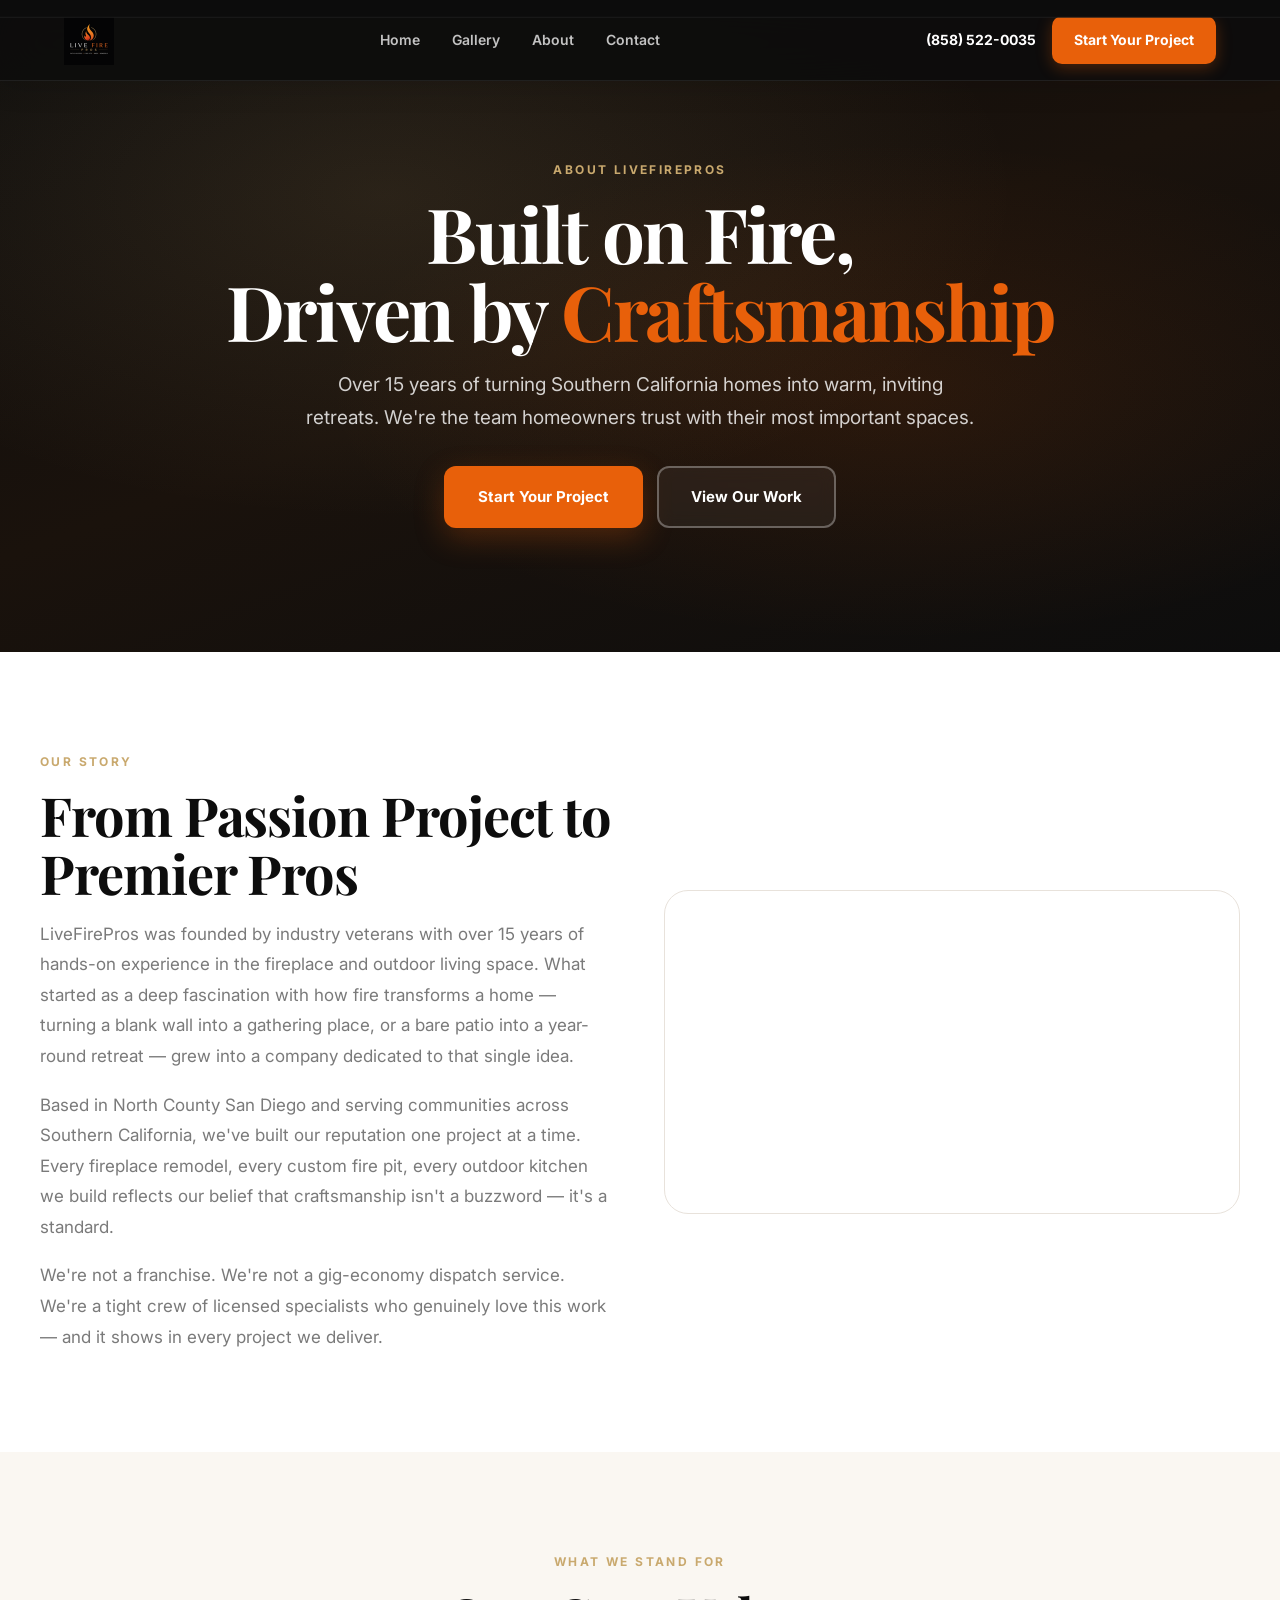
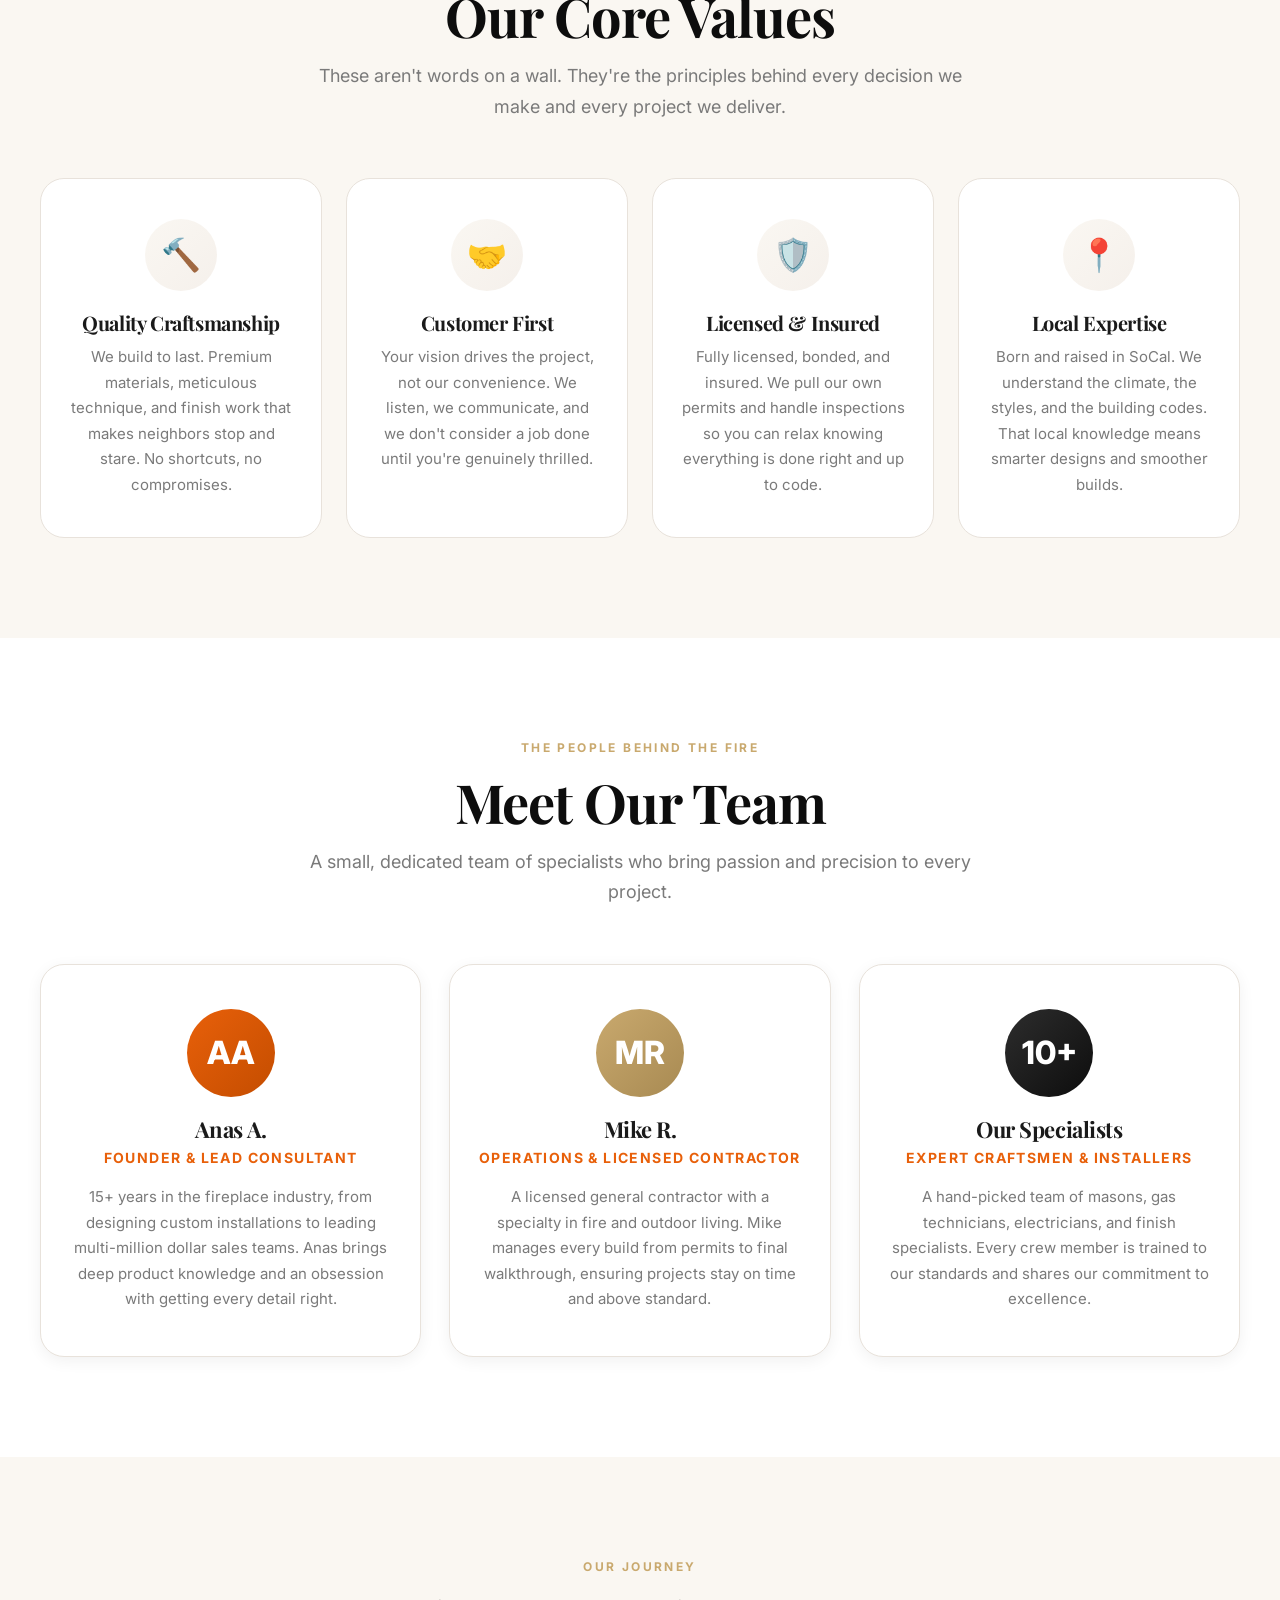
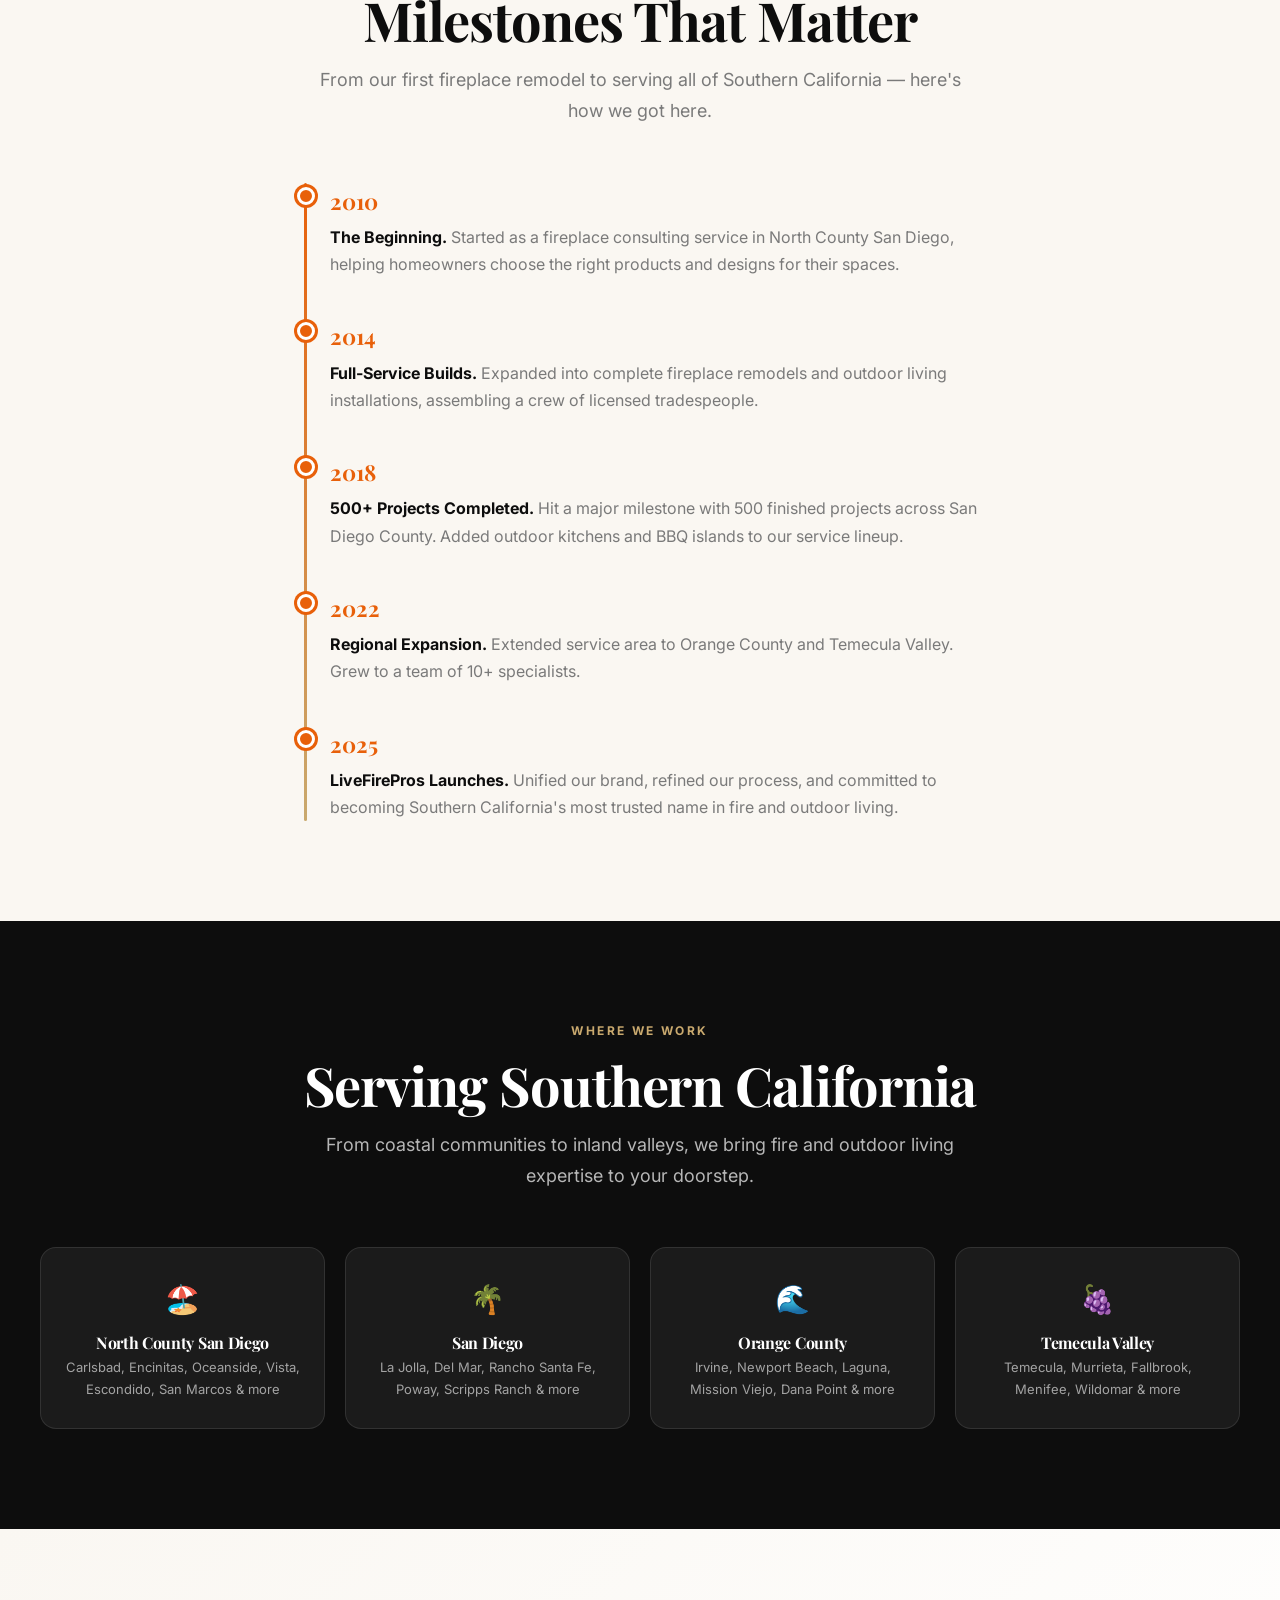
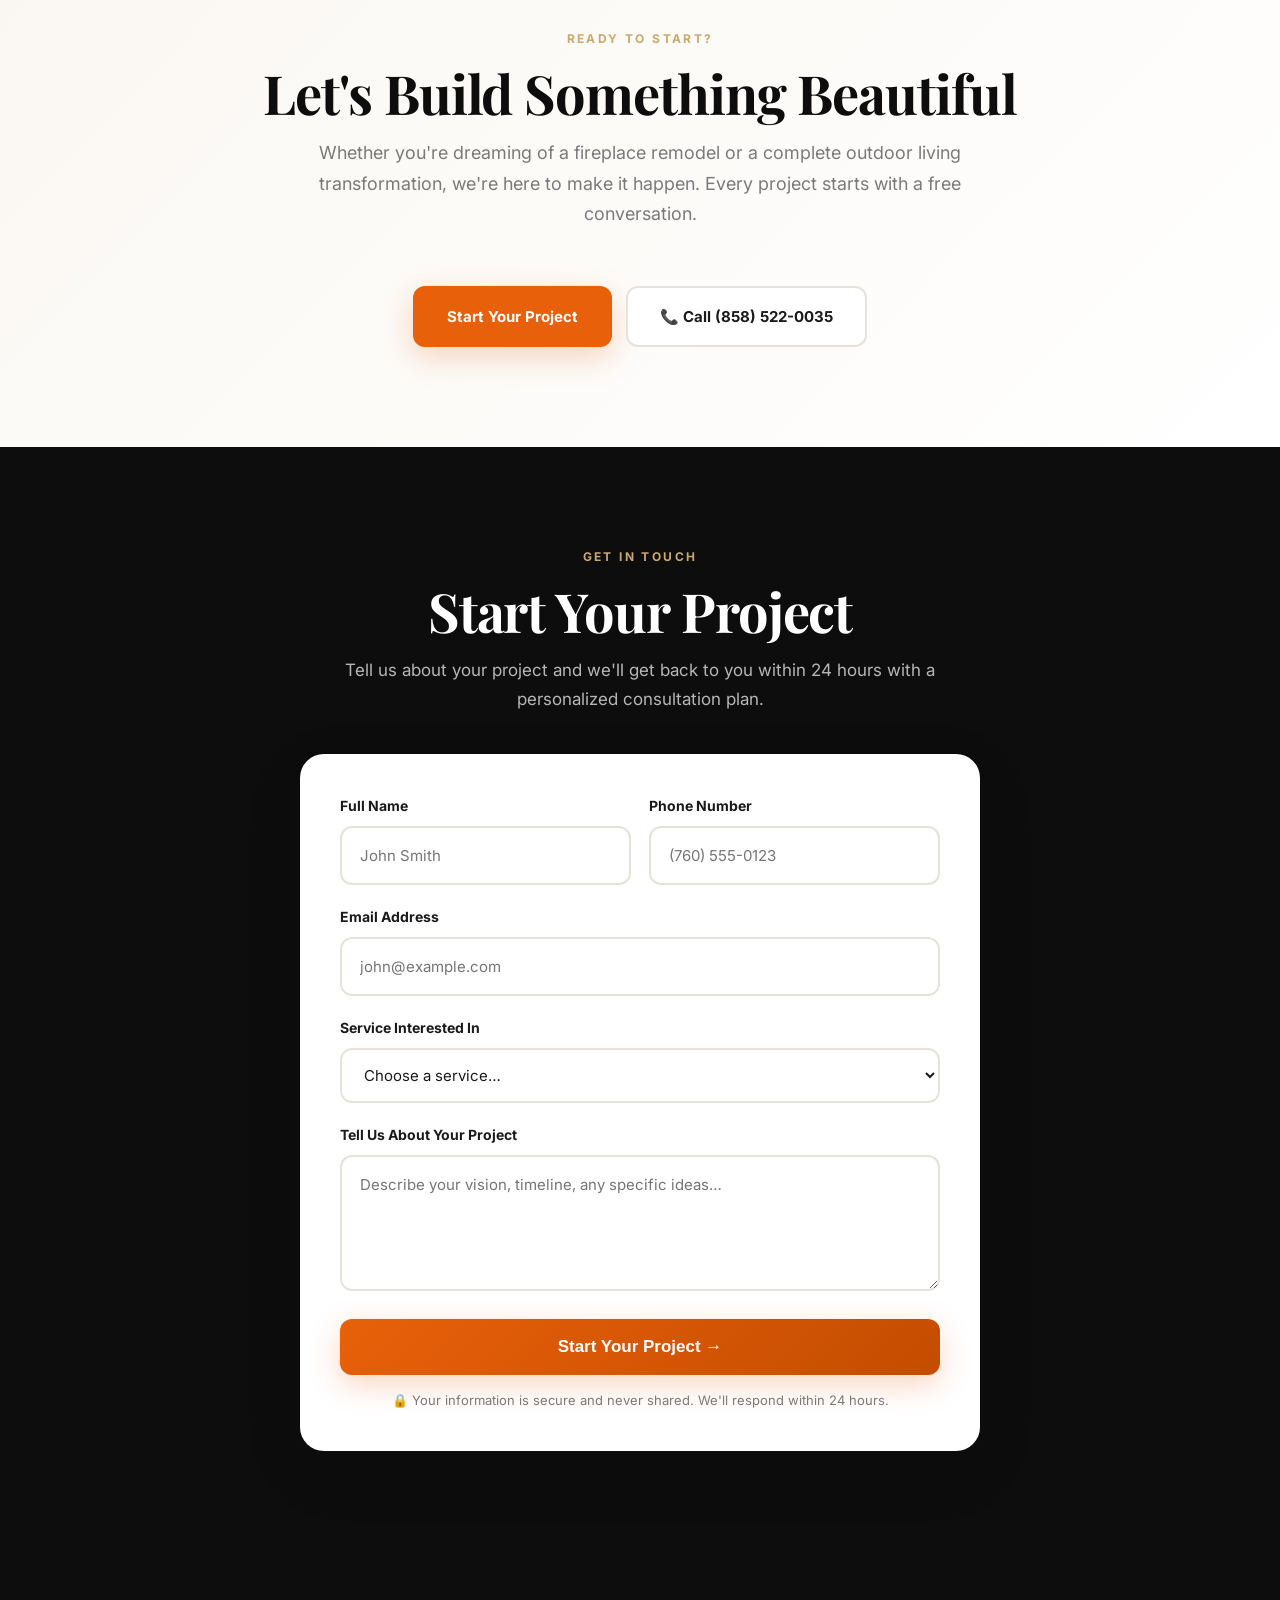
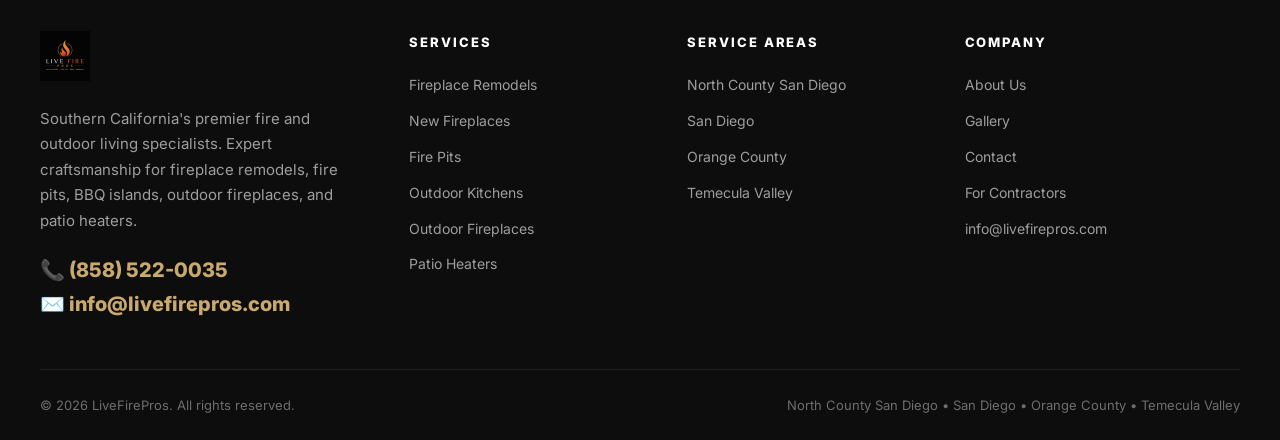
<file: about.html>
<!DOCTYPE html>
<html lang="en">
<head>
  <meta charset="UTF-8">
  <meta name="viewport" content="width=device-width, initial-scale=1.0">
  <link rel="icon" type="image/png" sizes="32x32" href="/images/favicon-32.png">
  <link rel="icon" type="image/png" sizes="16x16" href="/images/favicon-16.png">
  <link rel="apple-touch-icon" sizes="180x180" href="/images/apple-touch-icon.png">
  <title>About LiveFirePros — Our Story & Team | Southern California</title>
  <meta name="description" content="Meet the team behind LiveFirePros. Over 15 years of fireplace and outdoor living expertise serving Southern California. Licensed, insured, and passionate about craftsmanship.">
  <link rel="canonical" href="https://livefirepros.com/about.html">
  <link rel="preconnect" href="https://fonts.googleapis.com">
  <link rel="preconnect" href="https://fonts.gstatic.com" crossorigin>
  <link href="https://fonts.googleapis.com/css2?family=Inter:wght@400;500;600;700;800;900&family=Playfair+Display:wght@400;500;600;700;800&display=swap" rel="stylesheet">
  <link rel="stylesheet" href="/styles.css">
  <style>
    .about-hero {
      background:
        radial-gradient(ellipse at 30% 30%, rgba(201,169,110,0.12), transparent 50%),
        radial-gradient(ellipse at 70% 60%, rgba(232,96,10,0.1), transparent 45%),
        linear-gradient(160deg, #0D0D0D 0%, #1a120c 50%, #0D0D0D 100%);
    }
    .story-img {
      width: 100%; aspect-ratio: 16/9; border-radius: var(--radius-lg);
      background: linear-gradient(135deg, #1a1a1a, #2d2d2d);
      background-image: url('https://live.staticflickr.com/7153/6643360019_dbd3e3f6da_b.jpg');
      background-size: cover; background-position: center;
      border: 1px solid var(--gray-light);
    }
    .values-grid { display: grid; grid-template-columns: repeat(4, 1fr); gap: 24px; }
    .value-card {
      text-align: center; padding: 40px 28px; border-radius: var(--radius-lg);
      background: var(--white); border: 1px solid var(--gray-light);
      transition: var(--transition);
    }
    .value-card:hover { transform: translateY(-4px); box-shadow: var(--shadow); border-color: var(--gold); }
    .value-icon {
      width: 72px; height: 72px; border-radius: 50%;
      background: linear-gradient(135deg, var(--cream), var(--light));
      display: grid; place-items: center; margin: 0 auto 20px; font-size: 32px;
    }
    .value-card h3 { font-size: 20px; margin-bottom: 10px; }
    .value-card p { color: var(--gray); font-size: 15px; line-height: 1.7; }
    .team-grid { display: grid; grid-template-columns: repeat(3, 1fr); gap: 28px; }
    .team-card {
      text-align: center; padding: 44px 28px; border-radius: var(--radius-lg);
      background: var(--white); border: 1px solid var(--gray-light);
      box-shadow: var(--shadow-sm); transition: var(--transition);
    }
    .team-card:hover { transform: translateY(-6px); box-shadow: var(--shadow); border-color: var(--gold); }
    .team-avatar {
      width: 88px; height: 88px; border-radius: 50%;
      display: grid; place-items: center; margin: 0 auto 20px;
      font-size: 32px; font-weight: 800; color: var(--white);
    }
    .team-card h3 { font-size: 22px; margin-bottom: 4px; }
    .team-role { color: var(--fire); font-weight: 700; font-size: 14px; text-transform: uppercase; letter-spacing: 0.1em; margin-bottom: 14px; }
    .team-card p { color: var(--gray); font-size: 15px; line-height: 1.7; }
    .timeline { max-width: 700px; margin: 0 auto; position: relative; padding-left: 40px; }
    .timeline::before {
      content: ''; position: absolute; left: 14px; top: 0; bottom: 0;
      width: 3px; background: linear-gradient(to bottom, var(--fire), var(--gold));
      border-radius: 2px;
    }
    .timeline-item { position: relative; margin-bottom: 40px; }
    .timeline-item:last-child { margin-bottom: 0; }
    .timeline-dot {
      position: absolute; left: -33px; top: 4px; width: 18px; height: 18px;
      border-radius: 50%; background: var(--fire); border: 3px solid var(--white);
      box-shadow: 0 0 0 3px var(--fire);
    }
    .timeline-year { font-family: var(--font-display); font-size: 22px; font-weight: 700; color: var(--fire); margin-bottom: 4px; }
    .timeline-text { color: var(--gray); font-size: 16px; line-height: 1.7; }
    .timeline-text strong { color: var(--dark); }
    .areas-grid { display: grid; grid-template-columns: repeat(4, 1fr); gap: 20px; }
    .area-tag {
      text-align: center; padding: 28px 20px; border-radius: var(--radius);
      background: rgba(255,255,255,0.06); border: 1px solid rgba(255,255,255,0.1);
      transition: var(--transition);
    }
    .area-tag:hover { border-color: var(--gold); background: rgba(201,169,110,0.1); }
    .area-tag .area-icon { font-size: 28px; margin-bottom: 10px; }
    .area-tag h4 { font-size: 16px; color: var(--white); margin-bottom: 4px; }
    .area-tag p { font-size: 13px; color: rgba(255,255,255,0.6); }
    @media (max-width: 860px) {
      .values-grid, .areas-grid { grid-template-columns: repeat(2, 1fr); }
      .team-grid { grid-template-columns: 1fr; max-width: 400px; margin: 0 auto; }
    }
    @media (max-width: 640px) {
      .values-grid { grid-template-columns: 1fr; }
      .areas-grid { grid-template-columns: 1fr 1fr; }
    }
  </style>
</head>
<body>

<nav class="nav-solid" id="mainNav">
  <div class="nav-inner">
    <a href="/" class="logo"><img src="/images/logo.png" srcset="/images/logo@2x.png 2x" alt="LiveFirePros" height="50"></a>
    <div class="nav-links">
      <a href="/">Home</a>
      <a href="/gallery.html">Gallery</a>
      <a href="/about.html">About</a>
      <a href="/contact.html">Contact</a>
    </div>
    <div class="nav-actions">
      <a href="tel:+18585220035" class="nav-phone">(858) 522-0035</a>
      <a href="/contact.html#quote" class="nav-cta">Start Your Project</a>
      <button class="nav-toggle" id="navToggle" aria-label="Open menu">☰</button>
    </div>
  </div>
  <div class="mobile-panel" id="mobilePanel">
    <a href="/">Home</a>
    <a href="/gallery.html">Gallery</a>
    <a href="/about.html">About</a>
    <a href="/contact.html">Contact</a>
    <a href="tel:+18585220035">Call (858) 522-0035</a>
  </div>
</nav>

<!-- Hero -->
<section class="hero about-hero">
  <div class="container text-center">
    <div class="eyebrow">About LiveFirePros</div>
    <h1>Built on Fire,<br>Driven by <span class="accent">Craftsmanship</span></h1>
    <p class="lead" style="margin:0 auto 32px;max-width:680px;">Over 15 years of turning Southern California homes into warm, inviting retreats. We're the team homeowners trust with their most important spaces.</p>
    <div class="hero-buttons" style="justify-content:center;">
      <a href="/contact.html#quote" class="btn btn-primary">Start Your Project</a>
      <a href="/gallery.html" class="btn btn-secondary">View Our Work</a>
    </div>
  </div>
</section>

<!-- Our Story -->
<section class="section reveal">
  <div class="container">
    <div style="display:grid;grid-template-columns:1fr 1fr;gap:48px;align-items:center;">
      <div>
        <div class="eyebrow">Our Story</div>
        <h2 class="section-title" style="text-align:left;">From Passion Project to<br>Premier Pros</h2>
        <p style="color:var(--gray);font-size:17px;line-height:1.8;margin-bottom:18px;">
          LiveFirePros was founded by industry veterans with over 15 years of hands-on experience in the fireplace and outdoor living space. What started as a deep fascination with how fire transforms a home — turning a blank wall into a gathering place, or a bare patio into a year-round retreat — grew into a company dedicated to that single idea.
        </p>
        <p style="color:var(--gray);font-size:17px;line-height:1.8;margin-bottom:18px;">
          Based in North County San Diego and serving communities across Southern California, we've built our reputation one project at a time. Every fireplace remodel, every custom fire pit, every outdoor kitchen we build reflects our belief that craftsmanship isn't a buzzword — it's a standard.
        </p>
        <p style="color:var(--gray);font-size:17px;line-height:1.8;">
          We're not a franchise. We're not a gig-economy dispatch service. We're a tight crew of licensed specialists who genuinely love this work — and it shows in every project we deliver.
        </p>
      </div>
      <div class="story-img" role="img" aria-label="A beautiful stone fireplace remodel by LiveFirePros"></div>
    </div>
  </div>
</section>

<!-- Values -->
<section class="section section-alt reveal">
  <div class="container text-center">
    <div class="eyebrow">What We Stand For</div>
    <h2 class="section-title">Our Core Values</h2>
    <p class="section-subtitle">These aren't words on a wall. They're the principles behind every decision we make and every project we deliver.</p>
    <div class="values-grid">
      <div class="value-card reveal reveal-delay-1">
        <div class="value-icon">🔨</div>
        <h3>Quality Craftsmanship</h3>
        <p>We build to last. Premium materials, meticulous technique, and finish work that makes neighbors stop and stare. No shortcuts, no compromises.</p>
      </div>
      <div class="value-card reveal reveal-delay-2">
        <div class="value-icon">🤝</div>
        <h3>Customer First</h3>
        <p>Your vision drives the project, not our convenience. We listen, we communicate, and we don't consider a job done until you're genuinely thrilled.</p>
      </div>
      <div class="value-card reveal reveal-delay-3">
        <div class="value-icon">🛡️</div>
        <h3>Licensed &amp; Insured</h3>
        <p>Fully licensed, bonded, and insured. We pull our own permits and handle inspections so you can relax knowing everything is done right and up to code.</p>
      </div>
      <div class="value-card reveal reveal-delay-4">
        <div class="value-icon">📍</div>
        <h3>Local Expertise</h3>
        <p>Born and raised in SoCal. We understand the climate, the styles, and the building codes. That local knowledge means smarter designs and smoother builds.</p>
      </div>
    </div>
  </div>
</section>

<!-- Meet the Team -->
<section class="section reveal">
  <div class="container text-center">
    <div class="eyebrow">The People Behind the Fire</div>
    <h2 class="section-title">Meet Our Team</h2>
    <p class="section-subtitle">A small, dedicated team of specialists who bring passion and precision to every project.</p>
    <div class="team-grid">
      <div class="team-card reveal reveal-delay-1">
        <div class="team-avatar" style="background:linear-gradient(135deg,var(--fire),var(--fire-dark));">AA</div>
        <h3>Anas A.</h3>
        <div class="team-role">Founder &amp; Lead Consultant</div>
        <p>15+ years in the fireplace industry, from designing custom installations to leading multi-million dollar sales teams. Anas brings deep product knowledge and an obsession with getting every detail right.</p>
      </div>
      <div class="team-card reveal reveal-delay-2">
        <div class="team-avatar" style="background:linear-gradient(135deg,var(--gold),#A88A52);">MR</div>
        <h3>Mike R.</h3>
        <div class="team-role">Operations &amp; Licensed Contractor</div>
        <p>A licensed general contractor with a specialty in fire and outdoor living. Mike manages every build from permits to final walkthrough, ensuring projects stay on time and above standard.</p>
      </div>
      <div class="team-card reveal reveal-delay-3">
        <div class="team-avatar" style="background:linear-gradient(135deg,var(--dark3),var(--dark));">10+</div>
        <h3>Our Specialists</h3>
        <div class="team-role">Expert Craftsmen &amp; Installers</div>
        <p>A hand-picked team of masons, gas technicians, electricians, and finish specialists. Every crew member is trained to our standards and shares our commitment to excellence.</p>
      </div>
    </div>
  </div>
</section>

<!-- Timeline -->
<section class="section section-alt reveal">
  <div class="container text-center">
    <div class="eyebrow">Our Journey</div>
    <h2 class="section-title">Milestones That Matter</h2>
    <p class="section-subtitle">From our first fireplace remodel to serving all of Southern California — here's how we got here.</p>
    <div class="timeline" style="text-align:left;">
      <div class="timeline-item reveal reveal-delay-1">
        <div class="timeline-dot"></div>
        <div class="timeline-year">2010</div>
        <div class="timeline-text"><strong>The Beginning.</strong> Started as a fireplace consulting service in North County San Diego, helping homeowners choose the right products and designs for their spaces.</div>
      </div>
      <div class="timeline-item reveal reveal-delay-2">
        <div class="timeline-dot"></div>
        <div class="timeline-year">2014</div>
        <div class="timeline-text"><strong>Full-Service Builds.</strong> Expanded into complete fireplace remodels and outdoor living installations, assembling a crew of licensed tradespeople.</div>
      </div>
      <div class="timeline-item reveal reveal-delay-3">
        <div class="timeline-dot"></div>
        <div class="timeline-year">2018</div>
        <div class="timeline-text"><strong>500+ Projects Completed.</strong> Hit a major milestone with 500 finished projects across San Diego County. Added outdoor kitchens and BBQ islands to our service lineup.</div>
      </div>
      <div class="timeline-item reveal reveal-delay-4">
        <div class="timeline-dot"></div>
        <div class="timeline-year">2022</div>
        <div class="timeline-text"><strong>Regional Expansion.</strong> Extended service area to Orange County and Temecula Valley. Grew to a team of 10+ specialists.</div>
      </div>
      <div class="timeline-item">
        <div class="timeline-dot"></div>
        <div class="timeline-year">2025</div>
        <div class="timeline-text"><strong>LiveFirePros Launches.</strong> Unified our brand, refined our process, and committed to becoming Southern California's most trusted name in fire and outdoor living.</div>
      </div>
    </div>
  </div>
</section>

<!-- Service Areas -->
<section class="section section-dark reveal">
  <div class="container text-center">
    <div class="eyebrow">Where We Work</div>
    <h2 class="section-title section-title-light">Serving Southern California</h2>
    <p class="section-subtitle section-subtitle-light">From coastal communities to inland valleys, we bring fire and outdoor living expertise to your doorstep.</p>
    <div class="areas-grid">
      <div class="area-tag reveal reveal-delay-1">
        <div class="area-icon">🏖️</div>
        <h4>North County San Diego</h4>
        <p>Carlsbad, Encinitas, Oceanside, Vista, Escondido, San Marcos &amp; more</p>
      </div>
      <div class="area-tag reveal reveal-delay-2">
        <div class="area-icon">🌴</div>
        <h4>San Diego</h4>
        <p>La Jolla, Del Mar, Rancho Santa Fe, Poway, Scripps Ranch &amp; more</p>
      </div>
      <div class="area-tag reveal reveal-delay-3">
        <div class="area-icon">🌊</div>
        <h4>Orange County</h4>
        <p>Irvine, Newport Beach, Laguna, Mission Viejo, Dana Point &amp; more</p>
      </div>
      <div class="area-tag reveal reveal-delay-4">
        <div class="area-icon">🍇</div>
        <h4>Temecula Valley</h4>
        <p>Temecula, Murrieta, Fallbrook, Menifee, Wildomar &amp; more</p>
      </div>
    </div>
  </div>
</section>

<!-- CTA Section -->
<section class="section reveal" style="background:linear-gradient(135deg,var(--cream),var(--white));">
  <div class="container text-center">
    <div class="eyebrow">Ready to Start?</div>
    <h2 class="section-title">Let's Build Something Beautiful</h2>
    <p class="section-subtitle">Whether you're dreaming of a fireplace remodel or a complete outdoor living transformation, we're here to make it happen. Every project starts with a free conversation.</p>
    <div style="display:flex;gap:14px;justify-content:center;flex-wrap:wrap;">
      <a href="/contact.html#quote" class="btn btn-primary">Start Your Project</a>
      <a href="tel:+18585220035" class="btn btn-outline">📞 Call (858) 522-0035</a>
    </div>
  </div>
</section>

<!-- Form Section -->
<section class="section section-dark reveal" id="quote">
  <div class="container">
    <div style="max-width:680px;margin:0 auto;">
      <div class="text-center" style="margin-bottom:40px;">
        <div class="eyebrow">Get In Touch</div>
        <h2 class="section-title section-title-light">Start Your Project</h2>
        <p style="color:rgba(255,255,255,0.7);font-size:17px;">Tell us about your project and we'll get back to you within 24 hours with a personalized consultation plan.</p>
      </div>
      <div class="form-wrap">
        <form name="about-contact" method="POST" data-netlify="true" netlify-honeypot="bot-field" action="/thank-you.html">
          <input type="hidden" name="form-name" value="about-contact">
          <p style="display:none;"><label>Don't fill this out: <input name="bot-field"></label></p>
          <div class="form-row">
            <div class="form-group">
              <label for="name">Full Name</label>
              <input type="text" id="name" name="name" placeholder="John Smith" required>
            </div>
            <div class="form-group">
              <label for="phone">Phone Number</label>
              <input type="tel" id="phone" name="phone" placeholder="(760) 555-0123" required>
            </div>
          </div>
          <div class="form-group">
            <label for="email">Email Address</label>
            <input type="email" id="email" name="email" placeholder="john@example.com" required>
          </div>
          <div class="form-group">
            <label for="service">Service Interested In</label>
            <select id="service" name="service" required>
              <option value="" disabled selected>Choose a service…</option>
              <option value="fireplace-remodel">Fireplace Remodel</option>
              <option value="new-fireplace">New Fireplace Installation</option>
              <option value="fire-pit">Fire Pit</option>
              <option value="outdoor-kitchen">Outdoor Kitchen / BBQ Island</option>
              <option value="outdoor-fireplace">Outdoor Fireplace</option>
              <option value="patio-heater">Patio Heater</option>
              <option value="other">Other / Not Sure</option>
            </select>
          </div>
          <div class="form-group">
            <label for="message">Tell Us About Your Project</label>
            <textarea id="message" name="message" placeholder="Describe your vision, timeline, any specific ideas…" rows="4"></textarea>
          </div>
          <button type="submit" class="submit-btn">Start Your Project →</button>
          <p class="form-note">🔒 Your information is secure and never shared. We'll respond within 24 hours.</p>
        </form>
      </div>
    </div>
  </div>
</section>

<footer>
  <div class="container">
    <div class="footer-grid">
      <div class="footer-brand">
        <a href="/" class="logo"><img src="/images/logo.png" srcset="/images/logo@2x.png 2x" alt="LiveFirePros" height="50"></a>
        <p>Southern California's premier fire and outdoor living specialists. Expert craftsmanship for fireplace remodels, fire pits, BBQ islands, outdoor fireplaces, and patio heaters.</p>
        <a href="tel:+18585220035" class="footer-phone">📞 (858) 522-0035</a>
          <a href="mailto:info@livefirepros.com" class="footer-phone">✉️ info@livefirepros.com</a>
      </div>
      <div><div class="footer-heading">Services</div><div class="footer-links"><a href="/services/fireplace-remodel.html">Fireplace Remodels</a><a href="/services/new-fireplace.html">New Fireplaces</a><a href="/services/fire-pits.html">Fire Pits</a><a href="/services/outdoor-kitchens.html">Outdoor Kitchens</a><a href="/services/outdoor-fireplaces.html">Outdoor Fireplaces</a><a href="/services/patio-heaters.html">Patio Heaters</a></div></div>
      <div><div class="footer-heading">Service Areas</div><div class="footer-links"><a href="/contact.html">North County San Diego</a><a href="/contact.html">San Diego</a><a href="/contact.html">Orange County</a><a href="/contact.html">Temecula Valley</a></div></div>
      <div><div class="footer-heading">Company</div><div class="footer-links"><a href="/about.html">About Us</a><a href="/gallery.html">Gallery</a><a href="/contact.html">Contact</a><a href="/contractors.html">For Contractors</a><a href="mailto:info@livefirepros.com">info@livefirepros.com</a></div></div>
    </div>
    <div class="footer-bottom"><span>&copy; 2026 LiveFirePros. All rights reserved.</span><span>North County San Diego &bull; San Diego &bull; Orange County &bull; Temecula Valley</span></div>
  </div>
</footer>
<a class="mobile-call" href="tel:+18585220035">📞 Call or Text Now — (858) 522-0035</a>
<button class="scroll-top" id="scrollTop" aria-label="Scroll to top">↑</button>

<script>
  const nt=document.getElementById('navToggle'),mp=document.getElementById('mobilePanel');
  if(nt&&mp){nt.addEventListener('click',()=>mp.classList.toggle('open'));mp.querySelectorAll('a').forEach(a=>a.addEventListener('click',()=>mp.classList.remove('open')));}
  document.querySelectorAll('a[href^="#"]').forEach(l=>{l.addEventListener('click',e=>{const h=l.getAttribute('href');if(h.length>1){e.preventDefault();const t=document.querySelector(h);if(t)t.scrollIntoView({behavior:'smooth',block:'start'});}});});
  const sb=document.getElementById('scrollTop');if(sb){window.addEventListener('scroll',()=>{sb.classList.toggle('visible',window.scrollY>600);},{passive:true});sb.addEventListener('click',()=>window.scrollTo({top:0,behavior:'smooth'}));}
  const ro=new IntersectionObserver(es=>{es.forEach(e=>{if(e.isIntersecting){e.target.classList.add('revealed');ro.unobserve(e.target);}});},{threshold:0.1,rootMargin:'0px 0px -40px 0px'});
  document.querySelectorAll('.reveal').forEach(el=>ro.observe(el));
</script>

</body>
</html>
</file>
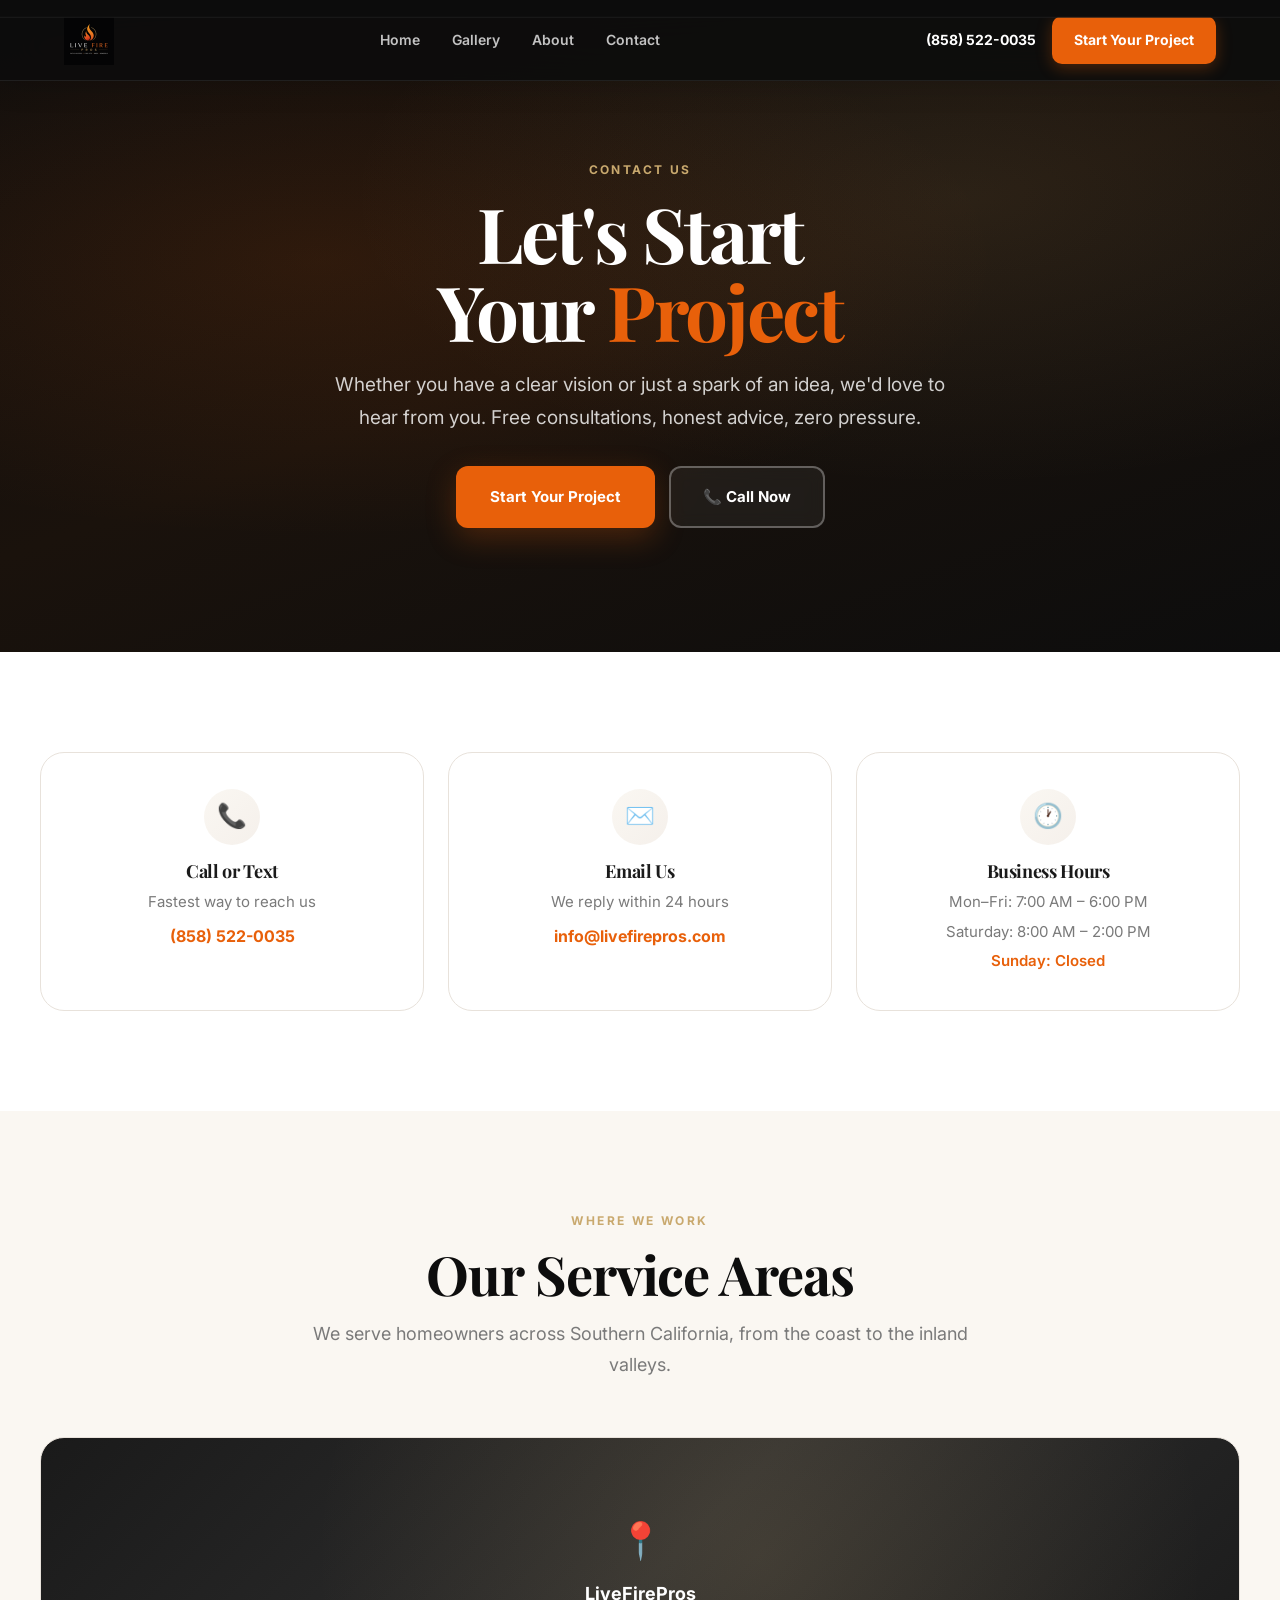
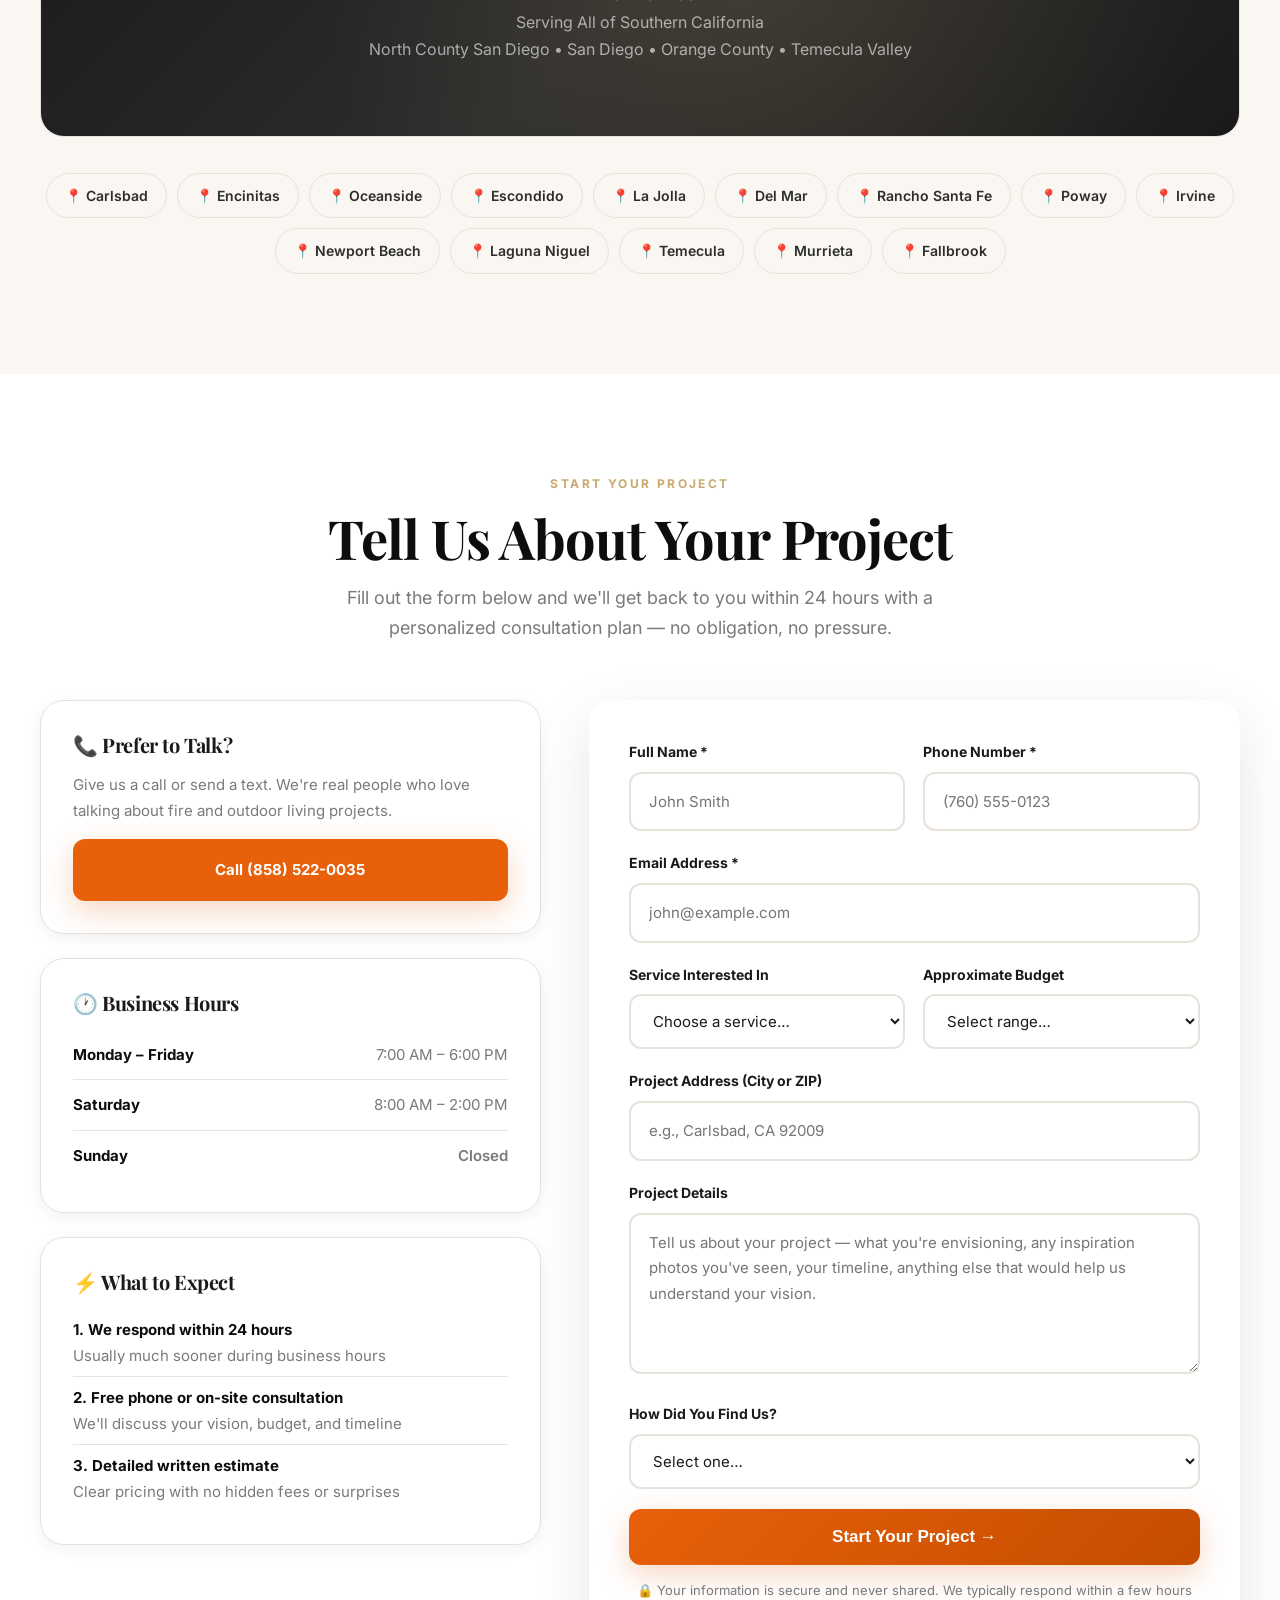
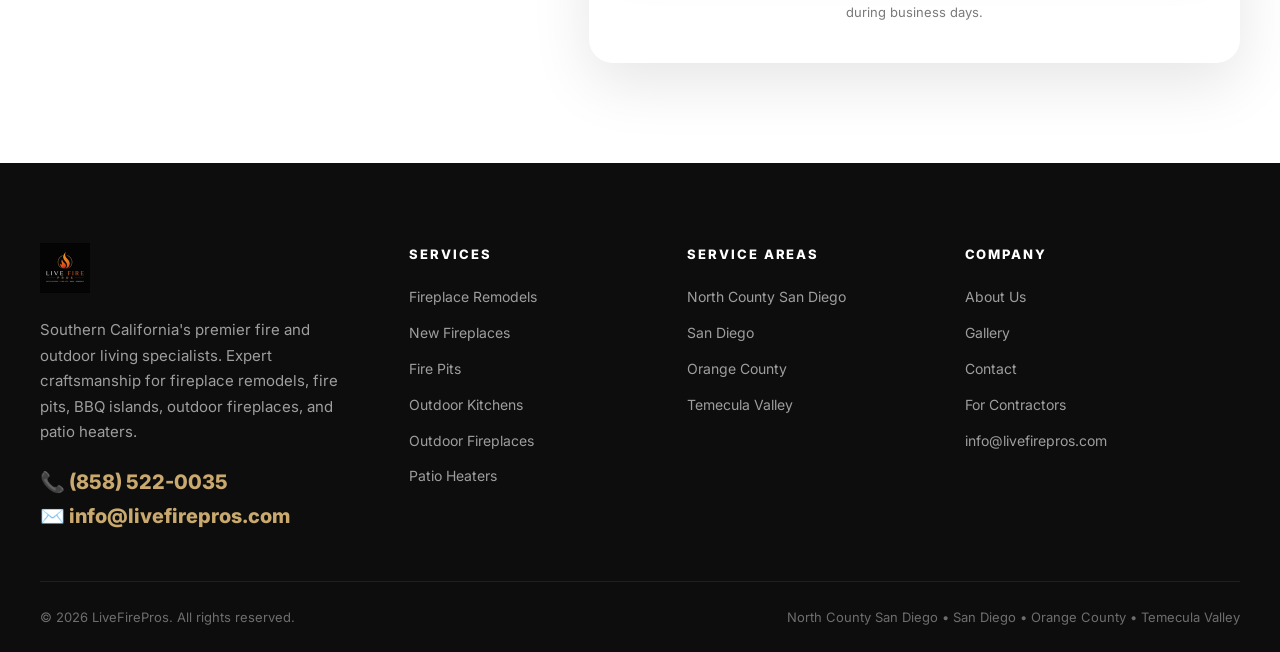
<file: contact.html>
<!DOCTYPE html>
<html lang="en">
<head>
  <meta charset="UTF-8">
  <meta name="viewport" content="width=device-width, initial-scale=1.0">
  <link rel="icon" type="image/png" sizes="32x32" href="/images/favicon-32.png">
  <link rel="icon" type="image/png" sizes="16x16" href="/images/favicon-16.png">
  <link rel="apple-touch-icon" sizes="180x180" href="/images/apple-touch-icon.png">
  <title>Contact LiveFirePros — Free Estimates | (858) 522-0035</title>
  <meta name="description" content="Get a free estimate for your fireplace remodel, fire pit, outdoor kitchen, or patio project. Call (858) 522-0035 or fill out our form. Serving all of Southern California.">
  <link rel="canonical" href="https://livefirepros.com/contact.html">
  <link rel="preconnect" href="https://fonts.googleapis.com">
  <link rel="preconnect" href="https://fonts.gstatic.com" crossorigin>
  <link href="https://fonts.googleapis.com/css2?family=Inter:wght@400;500;600;700;800;900&family=Playfair+Display:wght@400;500;600;700;800&display=swap" rel="stylesheet">
  <link rel="stylesheet" href="/styles.css">
  <style>
    .contact-hero {
      background:
        radial-gradient(ellipse at 25% 40%, rgba(232,96,10,0.12), transparent 50%),
        radial-gradient(ellipse at 75% 30%, rgba(201,169,110,0.1), transparent 45%),
        linear-gradient(160deg, #0D0D0D 0%, #1a120c 50%, #0D0D0D 100%);
    }
    .hours-table { width: 100%; border-collapse: collapse; margin-top: 16px; }
    .hours-table tr { border-bottom: 1px solid var(--gray-light); }
    .hours-table tr:last-child { border-bottom: none; }
    .hours-table td { padding: 12px 0; font-size: 15px; }
    .hours-table td:first-child { font-weight: 700; color: var(--dark); }
    .hours-table td:last-child { text-align: right; color: var(--gray); }
    .hours-table .closed { color: var(--fire); font-weight: 600; }
    .contact-layout { display: grid; grid-template-columns: 1fr 1.3fr; gap: 48px; align-items: start; }
    .contact-sidebar { display: flex; flex-direction: column; gap: 24px; }
    .info-card {
      padding: 32px; border-radius: var(--radius-lg); background: var(--white);
      border: 1px solid var(--gray-light); box-shadow: var(--shadow-sm);
    }
    .info-card h3 { font-size: 20px; margin-bottom: 16px; }
    .area-chips { display: flex; flex-wrap: wrap; gap: 10px; }
    .area-chip {
      display: inline-flex; align-items: center; gap: 6px;
      padding: 10px 18px; border-radius: 999px;
      background: var(--cream); border: 1px solid var(--gray-light);
      font-size: 14px; font-weight: 600; color: var(--dark3);
      transition: var(--transition);
    }
    .area-chip:hover { border-color: var(--gold); background: rgba(201,169,110,0.1); }
    @media (max-width: 860px) {
      .contact-layout { grid-template-columns: 1fr; }
    }
  </style>
</head>
<body>

<nav class="nav-solid" id="mainNav">
  <div class="nav-inner">
    <a href="/" class="logo"><img src="/images/logo.png" srcset="/images/logo@2x.png 2x" alt="LiveFirePros" height="50"></a>
    <div class="nav-links">
      <a href="/">Home</a>
      <a href="/gallery.html">Gallery</a>
      <a href="/about.html">About</a>
      <a href="/contact.html">Contact</a>
    </div>
    <div class="nav-actions">
      <a href="tel:+18585220035" class="nav-phone">(858) 522-0035</a>
      <a href="/contact.html#quote" class="nav-cta">Start Your Project</a>
      <button class="nav-toggle" id="navToggle" aria-label="Open menu">☰</button>
    </div>
  </div>
  <div class="mobile-panel" id="mobilePanel">
    <a href="/">Home</a>
    <a href="/gallery.html">Gallery</a>
    <a href="/about.html">About</a>
    <a href="/contact.html">Contact</a>
    <a href="tel:+18585220035">Call (858) 522-0035</a>
  </div>
</nav>

<!-- Hero -->
<section class="hero contact-hero">
  <div class="container text-center">
    <div class="eyebrow">Contact Us</div>
    <h1>Let's Start<br>Your <span class="accent">Project</span></h1>
    <p class="lead" style="margin:0 auto 32px;max-width:640px;">Whether you have a clear vision or just a spark of an idea, we'd love to hear from you. Free consultations, honest advice, zero pressure.</p>
    <div class="hero-buttons" style="justify-content:center;">
      <a href="#quote" class="btn btn-primary">Start Your Project</a>
      <a href="tel:+18585220035" class="btn btn-secondary">📞 Call Now</a>
    </div>
  </div>
</section>

<!-- Contact Methods -->
<section class="section reveal">
  <div class="container">
    <div class="contact-methods">
      <div class="contact-method reveal reveal-delay-1">
        <div class="contact-icon">📞</div>
        <h3>Call or Text</h3>
        <p style="margin-bottom:8px;">Fastest way to reach us</p>
        <a href="tel:+18585220035">(858) 522-0035</a>
      </div>
      <div class="contact-method reveal reveal-delay-2">
        <div class="contact-icon">✉️</div>
        <h3>Email Us</h3>
        <p style="margin-bottom:8px;">We reply within 24 hours</p>
        <a href="mailto:info@livefirepros.com">info@livefirepros.com</a>
      </div>
      <div class="contact-method reveal reveal-delay-3">
        <div class="contact-icon">🕐</div>
        <h3>Business Hours</h3>
        <p style="margin-bottom:4px;">Mon–Fri: 7:00 AM – 6:00 PM</p>
        <p style="margin-bottom:4px;">Saturday: 8:00 AM – 2:00 PM</p>
        <p style="color:var(--fire);font-weight:600;">Sunday: Closed</p>
      </div>
    </div>
  </div>
</section>

<!-- Map + Areas -->
<section class="section section-alt reveal">
  <div class="container">
    <div class="text-center" style="margin-bottom:48px;">
      <div class="eyebrow">Where We Work</div>
      <h2 class="section-title">Our Service Areas</h2>
      <p class="section-subtitle">We serve homeowners across Southern California, from the coast to the inland valleys.</p>
    </div>
    <div class="map-placeholder" style="margin-bottom:36px;">
      <div style="text-align:center;position:relative;z-index:1;">
        <div class="map-pin">📍</div>
        <div class="map-text" style="margin-top:8px;">
          <strong style="color:var(--white);font-size:18px;">LiveFirePros</strong><br>
          Serving All of Southern California<br>
          North County San Diego &bull; San Diego &bull; Orange County &bull; Temecula Valley
        </div>
      </div>
    </div>
    <div class="area-chips" style="justify-content:center;">
      <span class="area-chip">📍 Carlsbad</span>
      <span class="area-chip">📍 Encinitas</span>
      <span class="area-chip">📍 Oceanside</span>
      <span class="area-chip">📍 Escondido</span>
      <span class="area-chip">📍 La Jolla</span>
      <span class="area-chip">📍 Del Mar</span>
      <span class="area-chip">📍 Rancho Santa Fe</span>
      <span class="area-chip">📍 Poway</span>
      <span class="area-chip">📍 Irvine</span>
      <span class="area-chip">📍 Newport Beach</span>
      <span class="area-chip">📍 Laguna Niguel</span>
      <span class="area-chip">📍 Temecula</span>
      <span class="area-chip">📍 Murrieta</span>
      <span class="area-chip">📍 Fallbrook</span>
    </div>
  </div>
</section>

<!-- Contact Form + Sidebar -->
<section class="section reveal" id="quote">
  <div class="container">
    <div class="text-center" style="margin-bottom:48px;">
      <div class="eyebrow">Start Your Project</div>
      <h2 class="section-title">Tell Us About Your Project</h2>
      <p class="section-subtitle">Fill out the form below and we'll get back to you within 24 hours with a personalized consultation plan — no obligation, no pressure.</p>
    </div>
    <div class="contact-layout">
      <div class="contact-sidebar">
        <div class="info-card">
          <h3>📞 Prefer to Talk?</h3>
          <p style="color:var(--gray);font-size:15px;margin-bottom:16px;">Give us a call or send a text. We're real people who love talking about fire and outdoor living projects.</p>
          <a href="tel:+18585220035" class="btn btn-primary" style="width:100%;">Call (858) 522-0035</a>
        </div>
        <div class="info-card">
          <h3>🕐 Business Hours</h3>
          <table class="hours-table">
            <tr><td>Monday – Friday</td><td>7:00 AM – 6:00 PM</td></tr>
            <tr><td>Saturday</td><td>8:00 AM – 2:00 PM</td></tr>
            <tr><td>Sunday</td><td class="closed">Closed</td></tr>
          </table>
        </div>
        <div class="info-card">
          <h3>⚡ What to Expect</h3>
          <ul style="list-style:none;padding:0;margin:0;">
            <li style="padding:8px 0;border-bottom:1px solid var(--gray-light);color:var(--gray);font-size:15px;">
              <strong style="color:var(--dark);">1. We respond within 24 hours</strong><br>Usually much sooner during business hours
            </li>
            <li style="padding:8px 0;border-bottom:1px solid var(--gray-light);color:var(--gray);font-size:15px;">
              <strong style="color:var(--dark);">2. Free phone or on-site consultation</strong><br>We'll discuss your vision, budget, and timeline
            </li>
            <li style="padding:8px 0;color:var(--gray);font-size:15px;">
              <strong style="color:var(--dark);">3. Detailed written estimate</strong><br>Clear pricing with no hidden fees or surprises
            </li>
          </ul>
        </div>
      </div>
      <div class="form-wrap">
        <form name="contact" method="POST" data-netlify="true" netlify-honeypot="bot-field" action="/thank-you.html">
          <input type="hidden" name="form-name" value="contact">
          <p style="display:none;"><label>Don't fill this out: <input name="bot-field"></label></p>
          <div class="form-row">
            <div class="form-group">
              <label for="name">Full Name *</label>
              <input type="text" id="name" name="name" placeholder="John Smith" required>
            </div>
            <div class="form-group">
              <label for="phone">Phone Number *</label>
              <input type="tel" id="phone" name="phone" placeholder="(760) 555-0123" required>
            </div>
          </div>
          <div class="form-group">
            <label for="email">Email Address *</label>
            <input type="email" id="email" name="email" placeholder="john@example.com" required>
          </div>
          <div class="form-row">
            <div class="form-group">
              <label for="service">Service Interested In</label>
              <select id="service" name="service">
                <option value="" disabled selected>Choose a service…</option>
                <option value="fireplace-remodel">Fireplace Remodel</option>
                <option value="new-fireplace">New Fireplace Installation</option>
                <option value="fire-pit">Fire Pit / Fire Table</option>
                <option value="outdoor-kitchen">Outdoor Kitchen / BBQ Island</option>
                <option value="outdoor-fireplace">Outdoor Fireplace</option>
                <option value="patio-heater">Patio Heater Installation</option>
                <option value="other">Other / Not Sure Yet</option>
              </select>
            </div>
            <div class="form-group">
              <label for="budget">Approximate Budget</label>
              <select id="budget" name="budget">
                <option value="" disabled selected>Select range…</option>
                <option value="under-5k">Under $5,000</option>
                <option value="5k-10k">$5,000 – $10,000</option>
                <option value="10k-20k">$10,000 – $20,000</option>
                <option value="20k-50k">$20,000 – $50,000</option>
                <option value="50k-plus">$50,000+</option>
                <option value="not-sure">Not Sure Yet</option>
              </select>
            </div>
          </div>
          <div class="form-group">
            <label for="address">Project Address (City or ZIP)</label>
            <input type="text" id="address" name="address" placeholder="e.g., Carlsbad, CA 92009">
          </div>
          <div class="form-group">
            <label for="message">Project Details</label>
            <textarea id="message" name="message" placeholder="Tell us about your project — what you're envisioning, any inspiration photos you've seen, your timeline, anything else that would help us understand your vision." rows="5"></textarea>
          </div>
          <div class="form-group">
            <label for="how-found">How Did You Find Us?</label>
            <select id="how-found" name="how-found">
              <option value="" disabled selected>Select one…</option>
              <option value="google">Google Search</option>
              <option value="referral">Friend / Neighbor Referral</option>
              <option value="social">Social Media</option>
              <option value="yelp">Yelp</option>
              <option value="nextdoor">Nextdoor</option>
              <option value="other">Other</option>
            </select>
          </div>
          <button type="submit" class="submit-btn">Start Your Project →</button>
          <p class="form-note">🔒 Your information is secure and never shared. We typically respond within a few hours during business days.</p>
        </form>
      </div>
    </div>
  </div>
</section>

<footer>
  <div class="container">
    <div class="footer-grid">
      <div class="footer-brand">
        <a href="/" class="logo"><img src="/images/logo.png" srcset="/images/logo@2x.png 2x" alt="LiveFirePros" height="50"></a>
        <p>Southern California's premier fire and outdoor living specialists. Expert craftsmanship for fireplace remodels, fire pits, BBQ islands, outdoor fireplaces, and patio heaters.</p>
        <a href="tel:+18585220035" class="footer-phone">📞 (858) 522-0035</a>
          <a href="mailto:info@livefirepros.com" class="footer-phone">✉️ info@livefirepros.com</a>
      </div>
      <div><div class="footer-heading">Services</div><div class="footer-links"><a href="/services/fireplace-remodel.html">Fireplace Remodels</a><a href="/services/new-fireplace.html">New Fireplaces</a><a href="/services/fire-pits.html">Fire Pits</a><a href="/services/outdoor-kitchens.html">Outdoor Kitchens</a><a href="/services/outdoor-fireplaces.html">Outdoor Fireplaces</a><a href="/services/patio-heaters.html">Patio Heaters</a></div></div>
      <div><div class="footer-heading">Service Areas</div><div class="footer-links"><a href="/contact.html">North County San Diego</a><a href="/contact.html">San Diego</a><a href="/contact.html">Orange County</a><a href="/contact.html">Temecula Valley</a></div></div>
      <div><div class="footer-heading">Company</div><div class="footer-links"><a href="/about.html">About Us</a><a href="/gallery.html">Gallery</a><a href="/contact.html">Contact</a><a href="/contractors.html">For Contractors</a><a href="mailto:info@livefirepros.com">info@livefirepros.com</a></div></div>
    </div>
    <div class="footer-bottom"><span>&copy; 2026 LiveFirePros. All rights reserved.</span><span>North County San Diego &bull; San Diego &bull; Orange County &bull; Temecula Valley</span></div>
  </div>
</footer>
<a class="mobile-call" href="tel:+18585220035">📞 Call or Text Now — (858) 522-0035</a>
<button class="scroll-top" id="scrollTop" aria-label="Scroll to top">↑</button>

<script>
  const nt=document.getElementById('navToggle'),mp=document.getElementById('mobilePanel');
  if(nt&&mp){nt.addEventListener('click',()=>mp.classList.toggle('open'));mp.querySelectorAll('a').forEach(a=>a.addEventListener('click',()=>mp.classList.remove('open')));}
  document.querySelectorAll('a[href^="#"]').forEach(l=>{l.addEventListener('click',e=>{const h=l.getAttribute('href');if(h.length>1){e.preventDefault();const t=document.querySelector(h);if(t)t.scrollIntoView({behavior:'smooth',block:'start'});}});});
  const sb=document.getElementById('scrollTop');if(sb){window.addEventListener('scroll',()=>{sb.classList.toggle('visible',window.scrollY>600);},{passive:true});sb.addEventListener('click',()=>window.scrollTo({top:0,behavior:'smooth'}));}
  const ro=new IntersectionObserver(es=>{es.forEach(e=>{if(e.isIntersecting){e.target.classList.add('revealed');ro.unobserve(e.target);}});},{threshold:0.1,rootMargin:'0px 0px -40px 0px'});
  document.querySelectorAll('.reveal').forEach(el=>ro.observe(el));
</script>

</body>
</html>
</file>
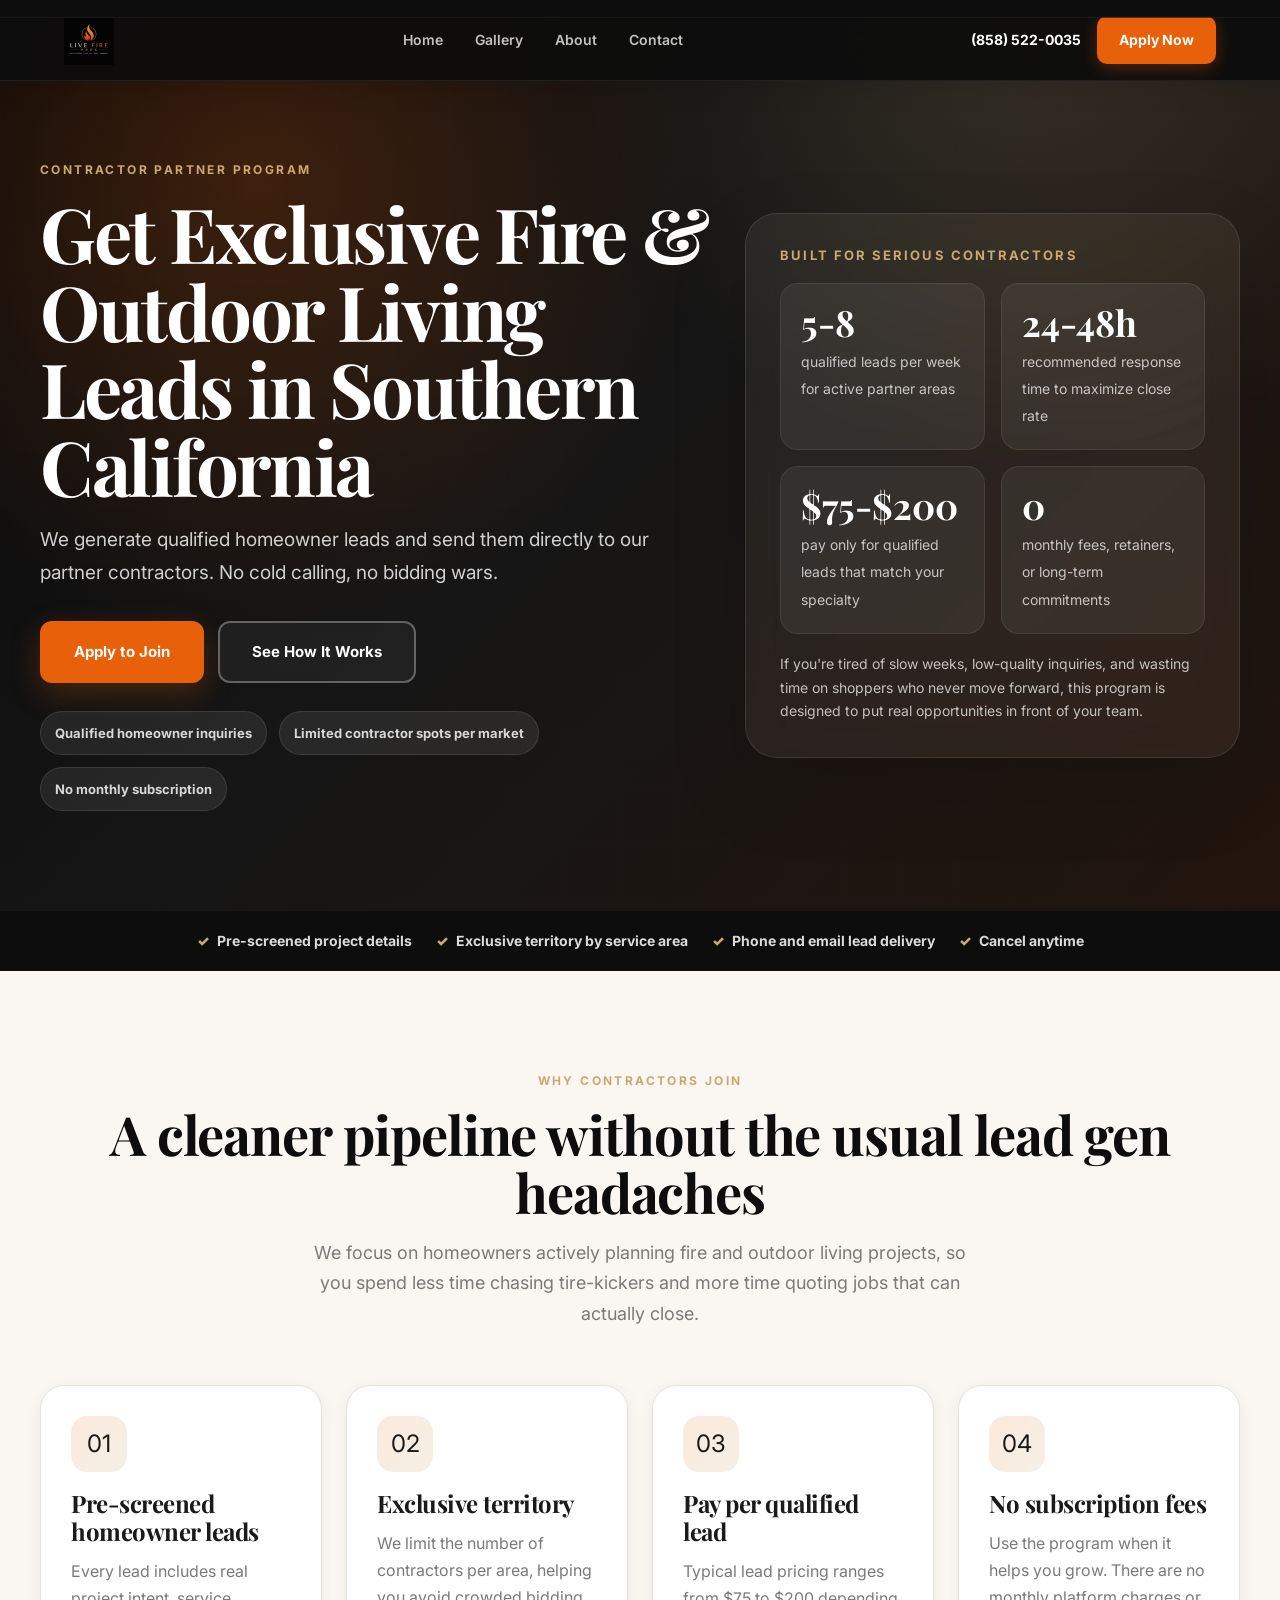
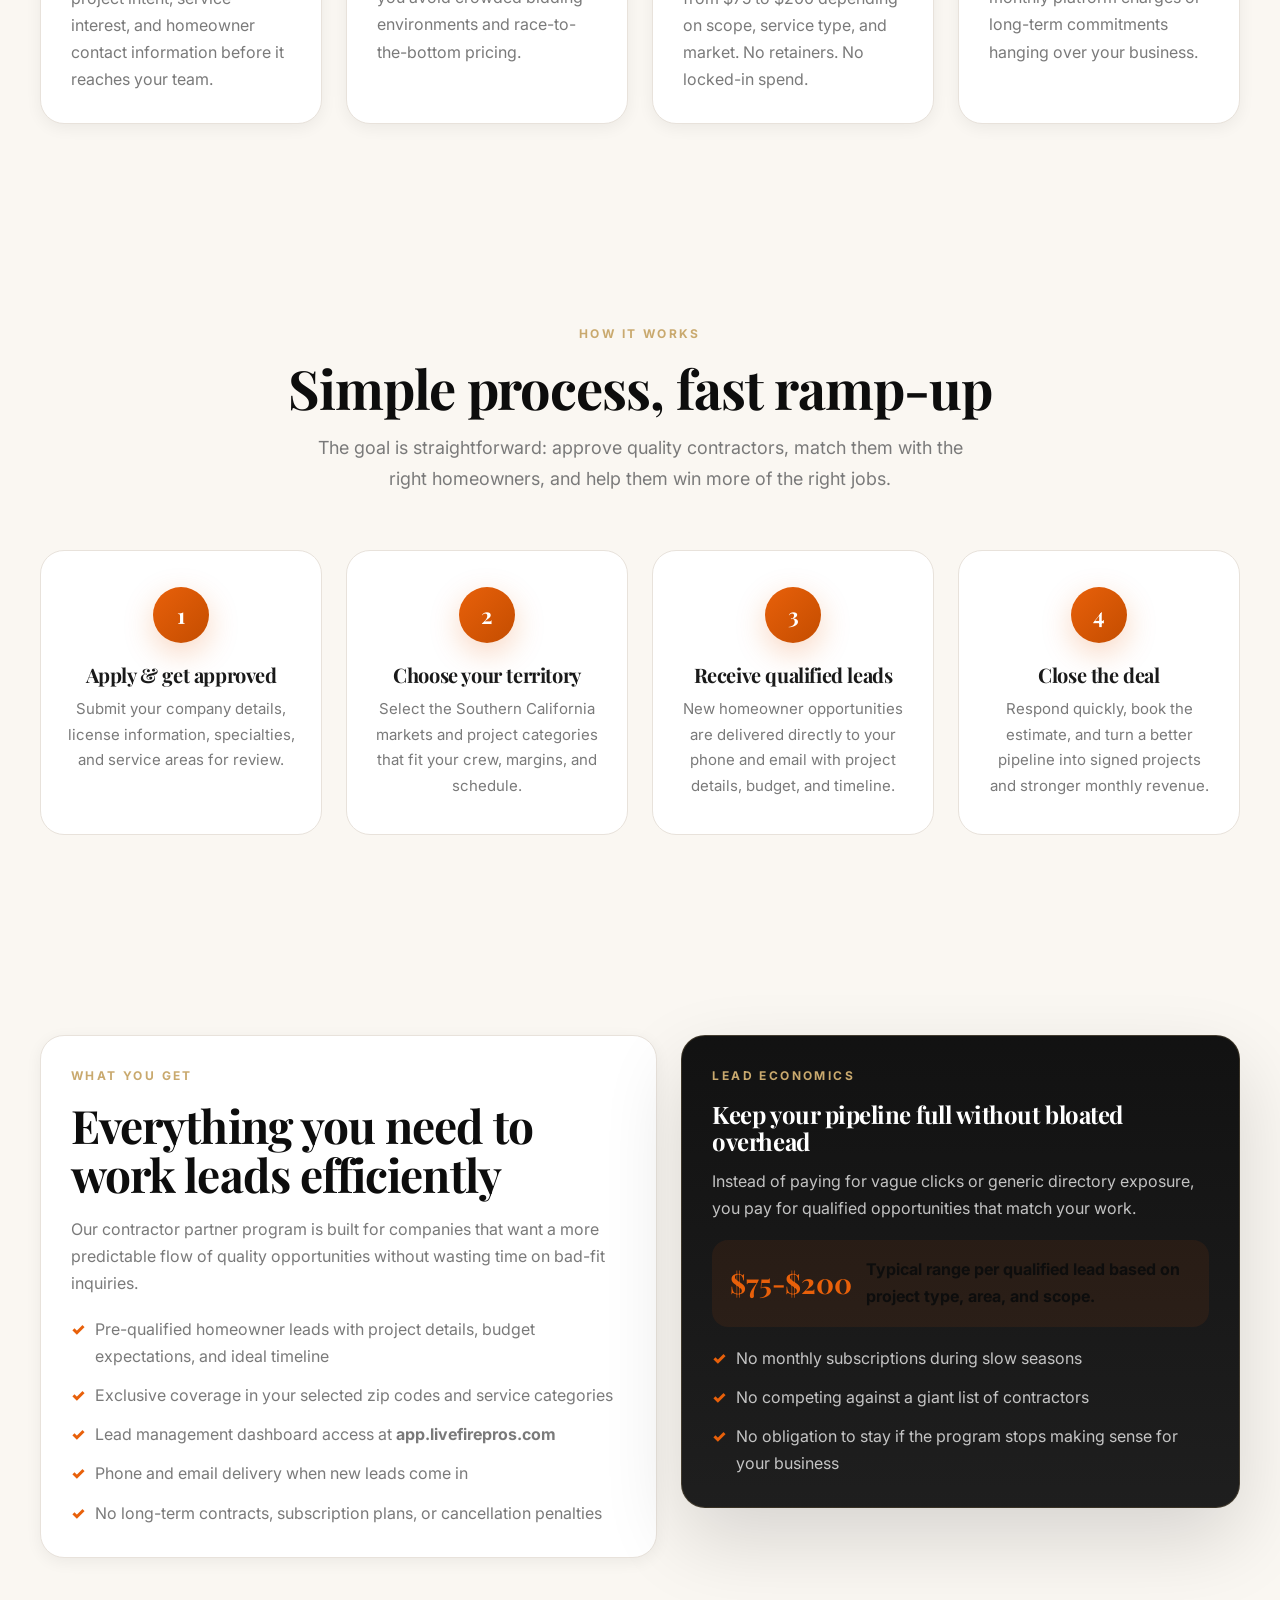
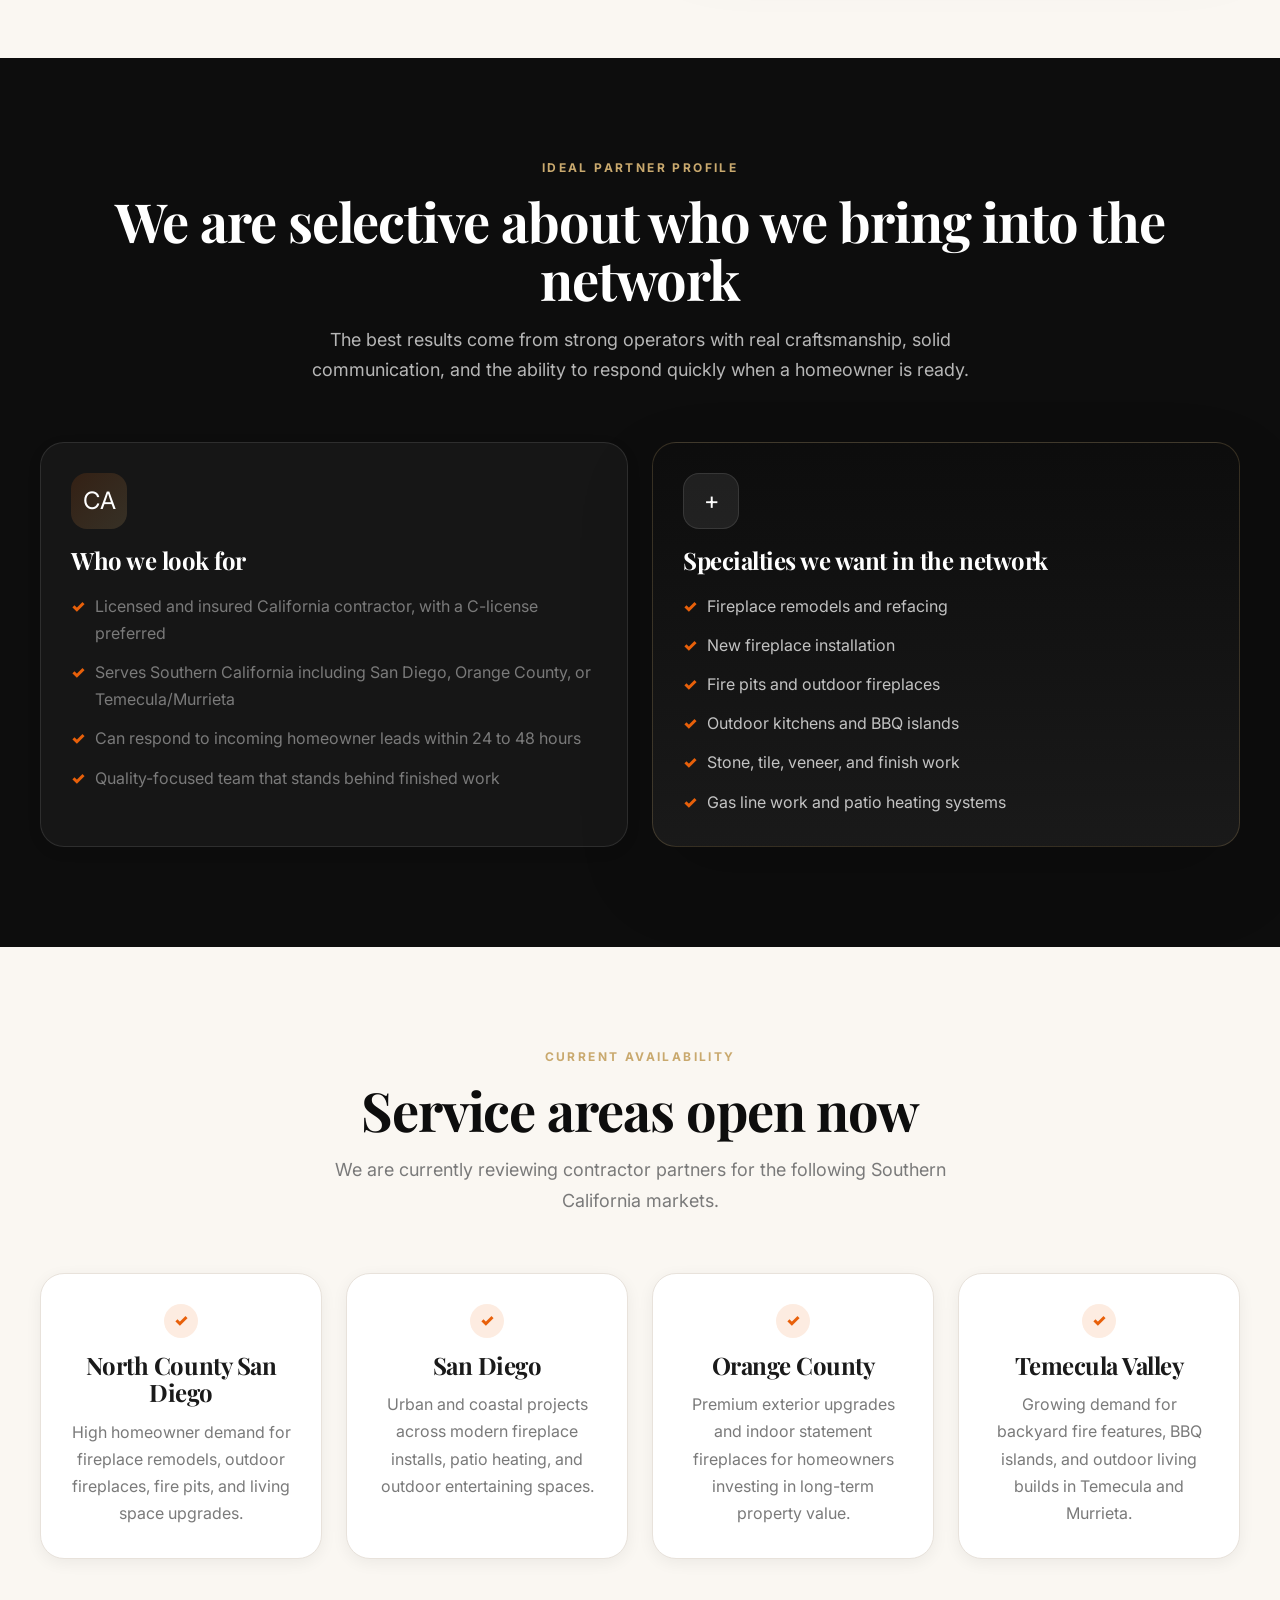
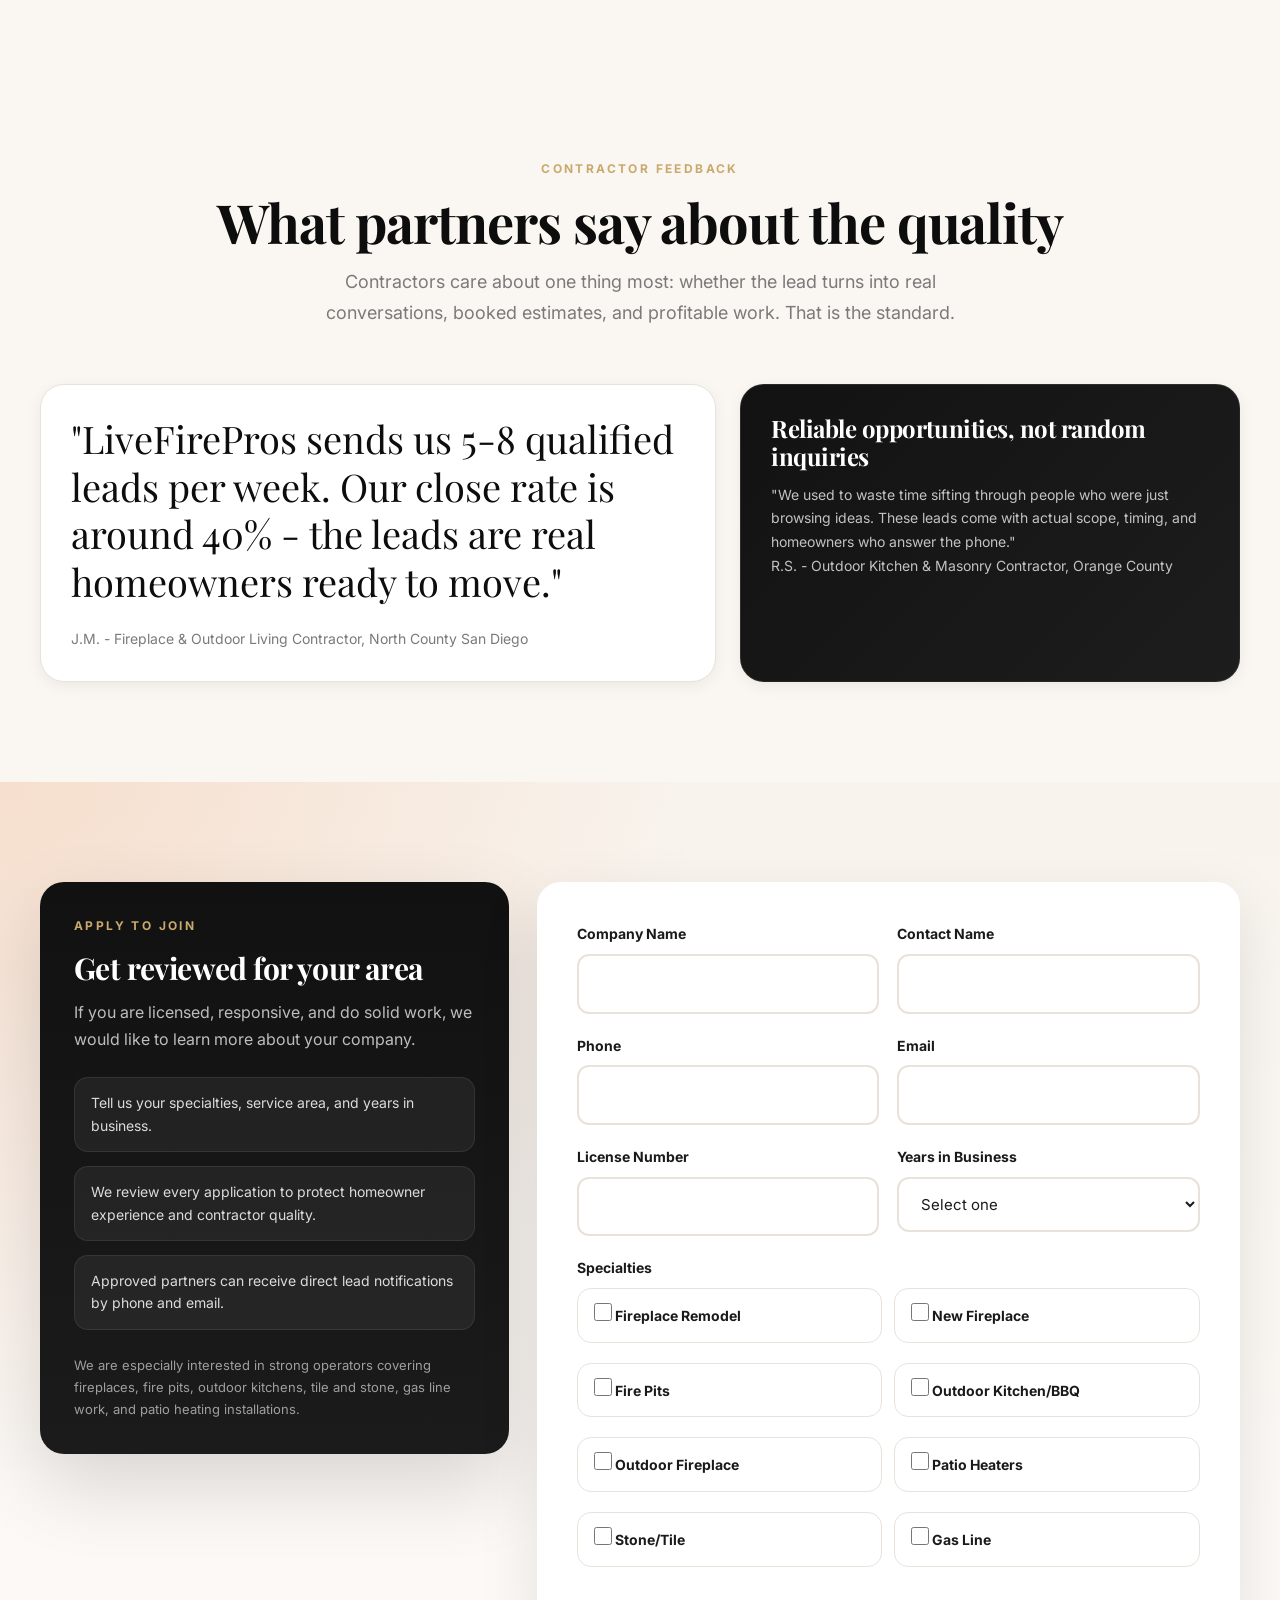
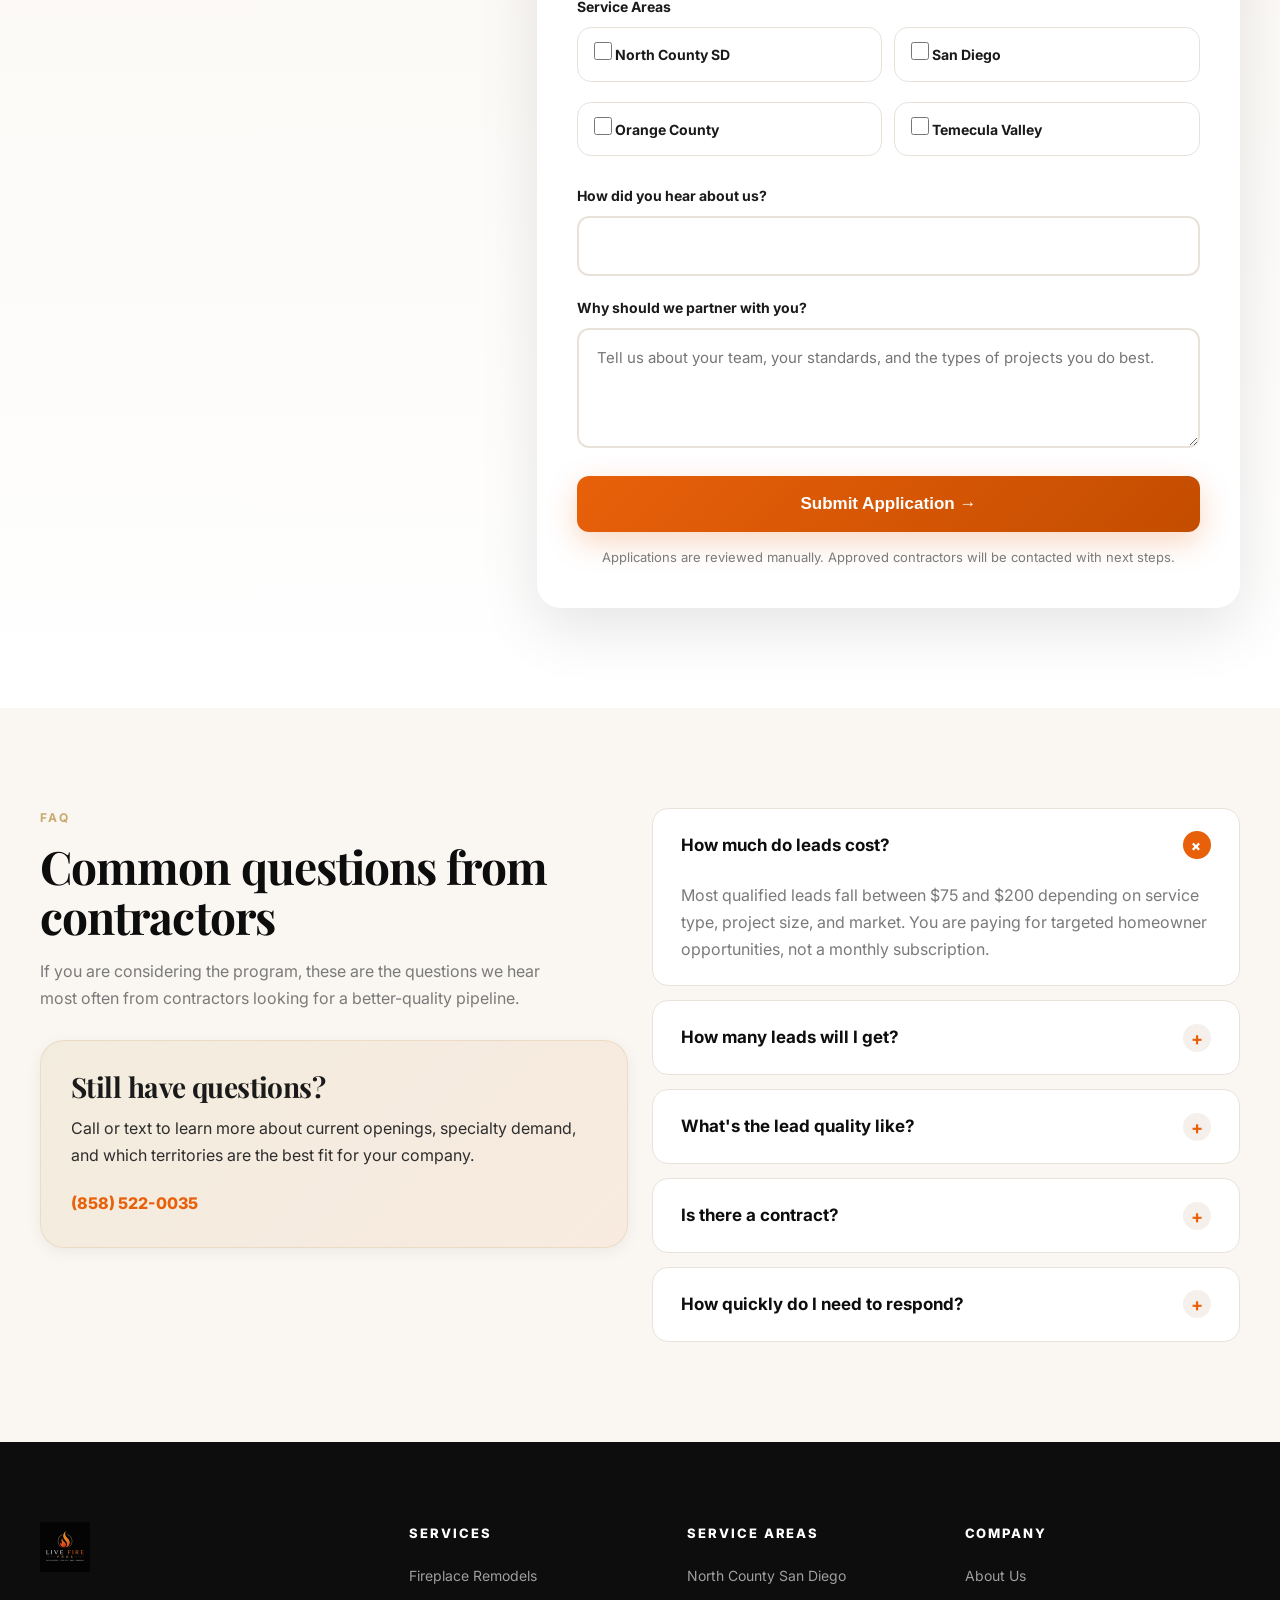
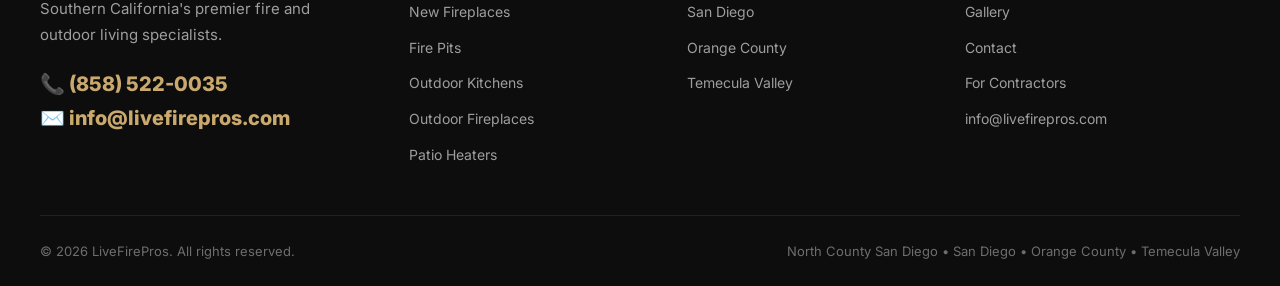
<file: contractors.html>
<!DOCTYPE html>
<html lang="en">
<head>
  <meta charset="UTF-8">
  <meta name="viewport" content="width=device-width, initial-scale=1.0">
  <link rel="icon" type="image/png" sizes="32x32" href="/images/favicon-32.png">
  <link rel="icon" type="image/png" sizes="16x16" href="/images/favicon-16.png">
  <link rel="apple-touch-icon" sizes="180x180" href="/images/apple-touch-icon.png">
  <title>For Contractors | LiveFirePros Partner Program</title>
  <meta name="description" content="Join the LiveFirePros contractor network and receive qualified fireplace and outdoor living leads across Southern California.">
  <link rel="preconnect" href="https://fonts.googleapis.com">
  <link rel="preconnect" href="https://fonts.gstatic.com" crossorigin>
  <link href="https://fonts.googleapis.com/css2?family=Inter:wght@400;500;600;700;800;900&family=Playfair+Display:wght@600;700;800&display=swap" rel="stylesheet">
  <link rel="stylesheet" href="/styles.css">
  <style>
    body { background: var(--cream); }
    .contractor-hero {
      background:
        radial-gradient(circle at 20% 20%, rgba(232,96,10,0.22), transparent 36%),
        radial-gradient(circle at 80% 0%, rgba(201,169,110,0.18), transparent 34%),
        linear-gradient(135deg, #080808 0%, #161616 48%, #22150d 100%);
    }
    .contractor-hero::before {
      content: '';
      position: absolute;
      inset: 0;
      background:
        linear-gradient(90deg, rgba(255,255,255,0.04) 1px, transparent 1px),
        linear-gradient(rgba(255,255,255,0.04) 1px, transparent 1px);
      background-size: 56px 56px;
      opacity: 0.16;
      pointer-events: none;
    }
    .hero-layout {
      display: grid;
      grid-template-columns: minmax(0, 1.15fr) minmax(320px, 0.85fr);
      gap: 36px;
      align-items: center;
      position: relative;
      z-index: 1;
    }
    .hero-panel {
      padding: 34px;
      border-radius: var(--radius-xl);
      box-shadow: var(--shadow-lg);
    }
    .hero-panel h3 {
      font-family: var(--font-sans);
      font-size: 13px;
      letter-spacing: 0.16em;
      text-transform: uppercase;
      color: var(--gold);
      margin-bottom: 20px;
    }
    .hero-panel-grid {
      display: grid;
      grid-template-columns: 1fr 1fr;
      gap: 16px;
    }
    .hero-metric {
      padding: 20px;
      border-radius: 18px;
      background: rgba(255,255,255,0.06);
      border: 1px solid rgba(255,255,255,0.08);
    }
    .hero-metric strong {
      display: block;
      font-family: var(--font-display);
      font-size: 36px;
      line-height: 1;
      color: var(--white);
      margin-bottom: 8px;
    }
    .hero-metric span {
      color: rgba(255,255,255,0.72);
      font-size: 14px;
      line-height: 1.5;
    }
    .hero-note {
      margin-top: 18px;
      color: rgba(255,255,255,0.72);
      font-size: 14px;
      line-height: 1.7;
    }
    .trust-strip {
      display: flex;
      flex-wrap: wrap;
      gap: 12px;
      margin-top: 28px;
    }
    .trust-pill {
      display: inline-flex;
      align-items: center;
      gap: 8px;
      padding: 10px 14px;
      border-radius: 999px;
      background: rgba(255,255,255,0.08);
      border: 1px solid rgba(255,255,255,0.1);
      color: rgba(255,255,255,0.82);
      font-size: 13px;
      font-weight: 700;
    }
    .value-grid,
    .benefits-grid,
    .areas-grid,
    .partner-grid,
    .faq-grid {
      display: grid;
      gap: 24px;
    }
    .value-grid { grid-template-columns: repeat(4, 1fr); }
    .benefits-grid { grid-template-columns: repeat(2, 1fr); }
    .areas-grid { grid-template-columns: repeat(4, 1fr); }
    .partner-grid { grid-template-columns: 1.05fr 0.95fr; align-items: start; }
    .faq-grid { grid-template-columns: 1fr 1fr; align-items: start; }
    .value-card,
    .benefit-card,
    .area-card,
    .partner-card,
    .quote-card {
      padding: 30px;
      border-radius: var(--radius-lg);
    }
    .value-card:hover,
    .benefit-card:hover,
    .area-card:hover,
    .partner-card:hover,
    .quote-card:hover { transform: translateY(-4px); }
    .value-icon,
    .benefit-icon,
    .area-icon {
      width: 56px;
      height: 56px;
      border-radius: 16px;
      display: grid;
      place-items: center;
      margin-bottom: 18px;
      font-size: 24px;
      background: linear-gradient(135deg, rgba(232,96,10,0.14), rgba(201,169,110,0.18));
    }
    .value-card h3,
    .benefit-card h3,
    .area-card h3,
    .partner-card h3,
    .quote-card h3 {
      font-size: 24px;
      margin-bottom: 12px;
    }
    .value-card p,
    .benefit-card p,
    .area-card p,
    .partner-card p,
    .quote-card p,
    .partner-card li,
    .benefit-card li { color: var(--gray); }
    .partner-card ul,
    .benefit-card ul {
      display: grid;
      gap: 12px;
      margin-top: 18px;
    }
    .partner-card li,
    .benefit-card li {
      position: relative;
      padding-left: 24px;
      line-height: 1.7;
    }
    .partner-card li::before,
    .benefit-card li::before {
      content: '✓';
      position: absolute;
      left: 0;
      top: 0;
      color: var(--fire);
      font-weight: 900;
    }
    .benefit-card.featured,
    .partner-card.featured {
      background: linear-gradient(180deg, rgba(13,13,13,0.98), rgba(26,26,26,0.98));
      color: var(--white);
      border: 1px solid rgba(201,169,110,0.22);
      box-shadow: var(--shadow-lg);
    }
    .benefit-card.featured p,
    .benefit-card.featured li,
    .partner-card.featured p,
    .partner-card.featured li { color: rgba(255,255,255,0.74); }
    .featured .benefit-icon,
    .featured .area-icon {
      background: rgba(255,255,255,0.08);
      border: 1px solid rgba(255,255,255,0.1);
    }
    .cost-highlight {
      display: flex;
      align-items: center;
      gap: 14px;
      margin-top: 18px;
      padding: 16px 18px;
      border-radius: 16px;
      background: rgba(232,96,10,0.08);
      color: var(--dark);
      font-weight: 700;
    }
    .cost-highlight strong {
      font-size: 28px;
      color: var(--fire);
      line-height: 1;
      font-family: var(--font-display);
    }
    .areas-grid .area-card {
      text-align: center;
      border: 1px solid var(--gray-light);
      box-shadow: var(--shadow-sm);
      background: var(--white);
    }
    .area-badge {
      display: inline-flex;
      align-items: center;
      justify-content: center;
      width: 34px;
      height: 34px;
      border-radius: 50%;
      background: rgba(232,96,10,0.12);
      color: var(--fire);
      font-weight: 900;
      margin-bottom: 14px;
    }
    .quotes-grid {
      display: grid;
      grid-template-columns: 1.15fr 0.85fr;
      gap: 24px;
      align-items: stretch;
    }
    .quote-card {
      background: var(--white);
      border: 1px solid var(--gray-light);
      box-shadow: var(--shadow-sm);
    }
    .quote-card blockquote {
      font-family: var(--font-display);
      font-size: clamp(26px, 3vw, 38px);
      line-height: 1.25;
      color: var(--dark);
      margin-bottom: 22px;
    }
    .quote-card small,
    .quote-card .quote-meta {
      display: block;
      color: var(--gray);
      font-size: 14px;
      line-height: 1.7;
    }
    .quote-accent {
      background: linear-gradient(135deg, #121212 0%, #1d1d1d 100%);
      color: var(--white);
      border: 1px solid rgba(255,255,255,0.08);
    }
    .quote-accent blockquote,
    .quote-accent h3 { color: var(--white); }
    .quote-accent small,
    .quote-accent .quote-meta,
    .quote-accent p { color: rgba(255,255,255,0.74); }
    .apply-section {
      background:
        radial-gradient(circle at top left, rgba(232,96,10,0.14), transparent 35%),
        linear-gradient(180deg, #f8f3ed 0%, #ffffff 100%);
    }
    .apply-layout {
      display: grid;
      grid-template-columns: 0.8fr 1.2fr;
      gap: 28px;
      align-items: start;
    }
    .apply-aside {
      position: sticky;
      top: 110px;
      padding: 34px;
      border-radius: var(--radius-lg);
      background: linear-gradient(180deg, #111111, #1b1b1b);
      color: var(--white);
      box-shadow: var(--shadow-lg);
    }
    .apply-aside h3 {
      font-size: 30px;
      margin-bottom: 14px;
    }
    .apply-aside p {
      color: rgba(255,255,255,0.72);
      margin-bottom: 24px;
    }
    .aside-points {
      display: grid;
      gap: 14px;
      margin-bottom: 24px;
    }
    .aside-points div {
      padding: 14px 16px;
      border-radius: 14px;
      background: rgba(255,255,255,0.06);
      border: 1px solid rgba(255,255,255,0.08);
      font-size: 14px;
      color: rgba(255,255,255,0.84);
      line-height: 1.6;
    }
    .mini-note {
      font-size: 13px;
      color: rgba(255,255,255,0.58);
      line-height: 1.7;
    }
    .check-grid {
      display: grid;
      grid-template-columns: repeat(2, minmax(0, 1fr));
      gap: 12px;
    }
    .check-item {
      display: flex;
      align-items: center;
      gap: 10px;
      padding: 14px 16px;
      border: 1px solid var(--gray-light);
      border-radius: 14px;
      background: #fff;
      font-size: 14px;
      font-weight: 600;
      color: var(--dark3);
      transition: var(--transition);
    }
    .check-item:hover {
      border-color: rgba(232,96,10,0.4);
      box-shadow: var(--shadow-sm);
    }
    .check-item input {
      width: 18px;
      height: 18px;
      accent-color: var(--fire);
      flex-shrink: 0;
    }
    .hidden-field { display: none; }
    .faq-side-card {
      padding: 30px;
      border-radius: var(--radius-lg);
      background: linear-gradient(135deg, rgba(201,169,110,0.14), rgba(232,96,10,0.08));
      border: 1px solid rgba(201,169,110,0.24);
      box-shadow: var(--shadow-sm);
    }
    .faq-side-card h3 {
      font-size: 28px;
      margin-bottom: 12px;
    }
    .faq-side-card p {
      color: var(--dark3);
      margin-bottom: 20px;
    }
    .faq-side-card a {
      color: var(--fire);
      font-weight: 800;
    }
    @media (max-width: 1100px) {
      .hero-layout,
      .quotes-grid,
      .apply-layout,
      .partner-grid,
      .faq-grid { grid-template-columns: 1fr; }
      .value-grid { grid-template-columns: repeat(2, 1fr); }
      .areas-grid { grid-template-columns: repeat(2, 1fr); }
      .apply-aside { position: static; }
    }
    @media (max-width: 860px) {
      .hero-panel-grid,
      .benefits-grid,
      .check-grid { grid-template-columns: 1fr; }
    }
    @media (max-width: 640px) {
      .value-grid,
      .areas-grid { grid-template-columns: 1fr; }
      .hero-panel,
      .value-card,
      .benefit-card,
      .area-card,
      .partner-card,
      .quote-card,
      .apply-aside { padding: 24px; }
      .hero-metric strong { font-size: 30px; }
      .quote-card blockquote { font-size: 24px; }
    }
  </style>
</head>
<body>
  <nav class="nav-solid" id="mainNav">
    <div class="nav-inner">
      <a href="/" class="logo"><img src="/images/logo.png" srcset="/images/logo@2x.png 2x" alt="LiveFirePros" height="50"></a>
      <div class="nav-links"><a href="/">Home</a><a href="/gallery.html">Gallery</a><a href="/about.html">About</a><a href="/contact.html">Contact</a></div>
      <div class="nav-actions">
        <a href="tel:+18585220035" class="nav-phone">(858) 522-0035</a>
        <a href="#apply" class="nav-cta">Apply Now</a>
        <button class="nav-toggle" id="navToggle" aria-label="Open menu">&#9776;</button>
      </div>
    </div>
    <div class="mobile-panel" id="mobilePanel"><a href="/">Home</a><a href="/gallery.html">Gallery</a><a href="/about.html">About</a><a href="/contact.html">Contact</a><a href="tel:+18585220035">Call (858) 522-0035</a></div>
  </nav>

  <header class="hero contractor-hero">
    <div class="container hero-layout">
      <div class="reveal">
        <div class="eyebrow">Contractor Partner Program</div>
        <h1>Get Exclusive Fire &amp; Outdoor Living Leads in Southern California</h1>
        <p class="lead">We generate qualified homeowner leads and send them directly to our partner contractors. No cold calling, no bidding wars.</p>
        <div class="hero-buttons">
          <a href="#apply" class="btn btn-primary">Apply to Join</a>
          <a href="#how-it-works" class="btn btn-secondary">See How It Works</a>
        </div>
        <div class="trust-strip">
          <span class="trust-pill">Qualified homeowner inquiries</span>
          <span class="trust-pill">Limited contractor spots per market</span>
          <span class="trust-pill">No monthly subscription</span>
        </div>
      </div>
      <div class="hero-panel glass reveal reveal-delay-2">
        <h3>Built for serious contractors</h3>
        <div class="hero-panel-grid">
          <div class="hero-metric">
            <strong>5-8</strong>
            <span>qualified leads per week for active partner areas</span>
          </div>
          <div class="hero-metric">
            <strong>24-48h</strong>
            <span>recommended response time to maximize close rate</span>
          </div>
          <div class="hero-metric">
            <strong>$75-$200</strong>
            <span>pay only for qualified leads that match your specialty</span>
          </div>
          <div class="hero-metric">
            <strong>0</strong>
            <span>monthly fees, retainers, or long-term commitments</span>
          </div>
        </div>
        <p class="hero-note">If you're tired of slow weeks, low-quality inquiries, and wasting time on shoppers who never move forward, this program is designed to put real opportunities in front of your team.</p>
      </div>
    </div>
  </header>

  <section class="trust-bar">
    <div class="container trust-row">
      <span>Pre-screened project details</span>
      <span>Exclusive territory by service area</span>
      <span>Phone and email lead delivery</span>
      <span>Cancel anytime</span>
    </div>
  </section>

  <section class="section">
    <div class="container">
      <div class="text-center reveal">
        <div class="eyebrow">Why Contractors Join</div>
        <h2 class="section-title">A cleaner pipeline without the usual lead gen headaches</h2>
        <p class="section-subtitle">We focus on homeowners actively planning fire and outdoor living projects, so you spend less time chasing tire-kickers and more time quoting jobs that can actually close.</p>
      </div>
      <div class="value-grid">
        <article class="card value-card reveal">
          <div class="value-icon">01</div>
          <h3>Pre-screened homeowner leads</h3>
          <p>Every lead includes real project intent, service interest, and homeowner contact information before it reaches your team.</p>
        </article>
        <article class="card value-card reveal reveal-delay-1">
          <div class="value-icon">02</div>
          <h3>Exclusive territory</h3>
          <p>We limit the number of contractors per area, helping you avoid crowded bidding environments and race-to-the-bottom pricing.</p>
        </article>
        <article class="card value-card reveal reveal-delay-2">
          <div class="value-icon">03</div>
          <h3>Pay per qualified lead</h3>
          <p>Typical lead pricing ranges from $75 to $200 depending on scope, service type, and market. No retainers. No locked-in spend.</p>
        </article>
        <article class="card value-card reveal reveal-delay-3">
          <div class="value-icon">04</div>
          <h3>No subscription fees</h3>
          <p>Use the program when it helps you grow. There are no monthly platform charges or long-term commitments hanging over your business.</p>
        </article>
      </div>
    </div>
  </section>

  <section class="section section-alt" id="how-it-works">
    <div class="container">
      <div class="text-center reveal">
        <div class="eyebrow">How It Works</div>
        <h2 class="section-title">Simple process, fast ramp-up</h2>
        <p class="section-subtitle">The goal is straightforward: approve quality contractors, match them with the right homeowners, and help them win more of the right jobs.</p>
      </div>
      <div class="process-grid">
        <article class="process-card reveal">
          <div class="process-num">1</div>
          <h3>Apply &amp; get approved</h3>
          <p>Submit your company details, license information, specialties, and service areas for review.</p>
        </article>
        <article class="process-card reveal reveal-delay-1">
          <div class="process-num">2</div>
          <h3>Choose your territory</h3>
          <p>Select the Southern California markets and project categories that fit your crew, margins, and schedule.</p>
        </article>
        <article class="process-card reveal reveal-delay-2">
          <div class="process-num">3</div>
          <h3>Receive qualified leads</h3>
          <p>New homeowner opportunities are delivered directly to your phone and email with project details, budget, and timeline.</p>
        </article>
        <article class="process-card reveal reveal-delay-3">
          <div class="process-num">4</div>
          <h3>Close the deal</h3>
          <p>Respond quickly, book the estimate, and turn a better pipeline into signed projects and stronger monthly revenue.</p>
        </article>
      </div>
    </div>
  </section>

  <section class="section">
    <div class="container partner-grid">
      <div class="partner-card card reveal">
        <div class="eyebrow">What You Get</div>
        <h2 class="section-title" style="font-size: clamp(30px, 4vw, 46px); margin-bottom: 16px;">Everything you need to work leads efficiently</h2>
        <p>Our contractor partner program is built for companies that want a more predictable flow of quality opportunities without wasting time on bad-fit inquiries.</p>
        <ul>
          <li>Pre-qualified homeowner leads with project details, budget expectations, and ideal timeline</li>
          <li>Exclusive coverage in your selected zip codes and service categories</li>
          <li>Lead management dashboard access at <strong>app.livefirepros.com</strong></li>
          <li>Phone and email delivery when new leads come in</li>
          <li>No long-term contracts, subscription plans, or cancellation penalties</li>
        </ul>
      </div>
      <div class="partner-card featured reveal reveal-delay-2">
        <div class="eyebrow">Lead Economics</div>
        <h3>Keep your pipeline full without bloated overhead</h3>
        <p>Instead of paying for vague clicks or generic directory exposure, you pay for qualified opportunities that match your work.</p>
        <div class="cost-highlight">
          <strong>$75-$200</strong>
          <span>Typical range per qualified lead based on project type, area, and scope.</span>
        </div>
        <ul>
          <li>No monthly subscriptions during slow seasons</li>
          <li>No competing against a giant list of contractors</li>
          <li>No obligation to stay if the program stops making sense for your business</li>
        </ul>
      </div>
    </div>
  </section>

  <section class="section section-dark">
    <div class="container">
      <div class="text-center reveal">
        <div class="eyebrow">Ideal Partner Profile</div>
        <h2 class="section-title section-title-light">We are selective about who we bring into the network</h2>
        <p class="section-subtitle section-subtitle-light">The best results come from strong operators with real craftsmanship, solid communication, and the ability to respond quickly when a homeowner is ready.</p>
      </div>
      <div class="benefits-grid">
        <article class="card card-dark benefit-card reveal">
          <div class="benefit-icon">CA</div>
          <h3>Who we look for</h3>
          <ul>
            <li>Licensed and insured California contractor, with a C-license preferred</li>
            <li>Serves Southern California including San Diego, Orange County, or Temecula/Murrieta</li>
            <li>Can respond to incoming homeowner leads within 24 to 48 hours</li>
            <li>Quality-focused team that stands behind finished work</li>
          </ul>
        </article>
        <article class="benefit-card featured reveal reveal-delay-2">
          <div class="benefit-icon">+</div>
          <h3>Specialties we want in the network</h3>
          <ul>
            <li>Fireplace remodels and refacing</li>
            <li>New fireplace installation</li>
            <li>Fire pits and outdoor fireplaces</li>
            <li>Outdoor kitchens and BBQ islands</li>
            <li>Stone, tile, veneer, and finish work</li>
            <li>Gas line work and patio heating systems</li>
          </ul>
        </article>
      </div>
    </div>
  </section>

  <section class="section section-alt">
    <div class="container">
      <div class="text-center reveal">
        <div class="eyebrow">Current Availability</div>
        <h2 class="section-title">Service areas open now</h2>
        <p class="section-subtitle">We are currently reviewing contractor partners for the following Southern California markets.</p>
      </div>
      <div class="areas-grid">
        <article class="area-card reveal">
          <div class="area-badge">✓</div>
          <h3>North County San Diego</h3>
          <p>High homeowner demand for fireplace remodels, outdoor fireplaces, fire pits, and living space upgrades.</p>
        </article>
        <article class="area-card reveal reveal-delay-1">
          <div class="area-badge">✓</div>
          <h3>San Diego</h3>
          <p>Urban and coastal projects across modern fireplace installs, patio heating, and outdoor entertaining spaces.</p>
        </article>
        <article class="area-card reveal reveal-delay-2">
          <div class="area-badge">✓</div>
          <h3>Orange County</h3>
          <p>Premium exterior upgrades and indoor statement fireplaces for homeowners investing in long-term property value.</p>
        </article>
        <article class="area-card reveal reveal-delay-3">
          <div class="area-badge">✓</div>
          <h3>Temecula Valley</h3>
          <p>Growing demand for backyard fire features, BBQ islands, and outdoor living builds in Temecula and Murrieta.</p>
        </article>
      </div>
    </div>
  </section>

  <section class="section">
    <div class="container">
      <div class="text-center reveal">
        <div class="eyebrow">Contractor Feedback</div>
        <h2 class="section-title">What partners say about the quality</h2>
        <p class="section-subtitle">Contractors care about one thing most: whether the lead turns into real conversations, booked estimates, and profitable work. That is the standard.</p>
      </div>
      <div class="quotes-grid">
        <article class="quote-card reveal">
          <blockquote>"LiveFirePros sends us 5-8 qualified leads per week. Our close rate is around 40% - the leads are real homeowners ready to move."</blockquote>
          <small>J.M. - Fireplace &amp; Outdoor Living Contractor, North County San Diego</small>
        </article>
        <article class="quote-card quote-accent reveal reveal-delay-2">
          <h3>Reliable opportunities, not random inquiries</h3>
          <p class="quote-meta">"We used to waste time sifting through people who were just browsing ideas. These leads come with actual scope, timing, and homeowners who answer the phone."</p>
          <small>R.S. - Outdoor Kitchen &amp; Masonry Contractor, Orange County</small>
        </article>
      </div>
    </div>
  </section>

  <section class="section apply-section" id="apply">
    <div class="container apply-layout">
      <aside class="apply-aside reveal">
        <div class="eyebrow">Apply to Join</div>
        <h3>Get reviewed for your area</h3>
        <p>If you are licensed, responsive, and do solid work, we would like to learn more about your company.</p>
        <div class="aside-points">
          <div>Tell us your specialties, service area, and years in business.</div>
          <div>We review every application to protect homeowner experience and contractor quality.</div>
          <div>Approved partners can receive direct lead notifications by phone and email.</div>
        </div>
        <div class="mini-note">We are especially interested in strong operators covering fireplaces, fire pits, outdoor kitchens, tile and stone, gas line work, and patio heating installations.</div>
      </aside>

      <div class="form-wrap reveal reveal-delay-2">
        <form name="contractor-apply" method="POST" data-netlify="true" netlify-honeypot="bot-field" action="/thank-you.html">
          <input type="hidden" name="form-name" value="contractor-apply">
          <p class="hidden-field">
            <label>Don't fill this out if you're human: <input name="bot-field"></label>
          </p>

          <div class="form-row">
            <div class="form-group">
              <label for="company-name">Company Name</label>
              <input id="company-name" name="company-name" type="text" required>
            </div>
            <div class="form-group">
              <label for="contact-name">Contact Name</label>
              <input id="contact-name" name="contact-name" type="text" required>
            </div>
          </div>

          <div class="form-row">
            <div class="form-group">
              <label for="phone">Phone</label>
              <input id="phone" name="phone" type="tel" required>
            </div>
            <div class="form-group">
              <label for="email">Email</label>
              <input id="email" name="email" type="email" required>
            </div>
          </div>

          <div class="form-row">
            <div class="form-group">
              <label for="license-number">License Number</label>
              <input id="license-number" name="license-number" type="text" required>
            </div>
            <div class="form-group">
              <label for="years-in-business">Years in Business</label>
              <select id="years-in-business" name="years-in-business" required>
                <option value="">Select one</option>
                <option value="1-3">1-3 years</option>
                <option value="3-5">3-5 years</option>
                <option value="5-10">5-10 years</option>
                <option value="10+">10+ years</option>
              </select>
            </div>
          </div>

          <div class="form-group">
            <label>Specialties</label>
            <div class="check-grid">
              <label class="check-item"><input type="checkbox" name="specialties" value="Fireplace Remodel"> <span>Fireplace Remodel</span></label>
              <label class="check-item"><input type="checkbox" name="specialties" value="New Fireplace"> <span>New Fireplace</span></label>
              <label class="check-item"><input type="checkbox" name="specialties" value="Fire Pits"> <span>Fire Pits</span></label>
              <label class="check-item"><input type="checkbox" name="specialties" value="Outdoor Kitchen/BBQ"> <span>Outdoor Kitchen/BBQ</span></label>
              <label class="check-item"><input type="checkbox" name="specialties" value="Outdoor Fireplace"> <span>Outdoor Fireplace</span></label>
              <label class="check-item"><input type="checkbox" name="specialties" value="Patio Heaters"> <span>Patio Heaters</span></label>
              <label class="check-item"><input type="checkbox" name="specialties" value="Stone/Tile"> <span>Stone/Tile</span></label>
              <label class="check-item"><input type="checkbox" name="specialties" value="Gas Line"> <span>Gas Line</span></label>
            </div>
          </div>

          <div class="form-group">
            <label>Service Areas</label>
            <div class="check-grid">
              <label class="check-item"><input type="checkbox" name="service-areas" value="North County SD"> <span>North County SD</span></label>
              <label class="check-item"><input type="checkbox" name="service-areas" value="San Diego"> <span>San Diego</span></label>
              <label class="check-item"><input type="checkbox" name="service-areas" value="Orange County"> <span>Orange County</span></label>
              <label class="check-item"><input type="checkbox" name="service-areas" value="Temecula Valley"> <span>Temecula Valley</span></label>
            </div>
          </div>

          <div class="form-group">
            <label for="referral-source">How did you hear about us?</label>
            <input id="referral-source" name="referral-source" type="text">
          </div>

          <div class="form-group">
            <label for="why-partner">Why should we partner with you?</label>
            <textarea id="why-partner" name="why-partner" placeholder="Tell us about your team, your standards, and the types of projects you do best."></textarea>
          </div>

          <button type="submit" class="submit-btn">Submit Application &#8594;</button>
          <p class="form-note">Applications are reviewed manually. Approved contractors will be contacted with next steps.</p>
        </form>
      </div>
    </div>
  </section>

  <section class="section section-alt">
    <div class="container faq-grid">
      <div class="reveal">
        <div class="eyebrow">FAQ</div>
        <h2 class="section-title" style="font-size: clamp(30px, 4vw, 46px); margin-bottom: 16px;">Common questions from contractors</h2>
        <p style="color: var(--gray); max-width: 520px;">If you are considering the program, these are the questions we hear most often from contractors looking for a better-quality pipeline.</p>
        <div class="faq-side-card" style="margin-top: 28px;">
          <h3>Still have questions?</h3>
          <p>Call or text to learn more about current openings, specialty demand, and which territories are the best fit for your company.</p>
          <a href="tel:+18585220035">(858) 522-0035</a>
        </div>
      </div>
      <div class="faq-list reveal reveal-delay-2">
        <div class="faq-item active">
          <button class="faq-question" type="button">
            <span>How much do leads cost?</span>
            <span class="faq-icon">+</span>
          </button>
          <div class="faq-answer">
            <div class="faq-answer-inner">Most qualified leads fall between $75 and $200 depending on service type, project size, and market. You are paying for targeted homeowner opportunities, not a monthly subscription.</div>
          </div>
        </div>
        <div class="faq-item">
          <button class="faq-question" type="button">
            <span>How many leads will I get?</span>
            <span class="faq-icon">+</span>
          </button>
          <div class="faq-answer">
            <div class="faq-answer-inner">Lead volume depends on your service area, specialties, seasonality, and territory availability. Active partners in strong areas often see a steady weekly flow rather than random one-off inquiries.</div>
          </div>
        </div>
        <div class="faq-item">
          <button class="faq-question" type="button">
            <span>What's the lead quality like?</span>
            <span class="faq-icon">+</span>
          </button>
          <div class="faq-answer">
            <div class="faq-answer-inner">We focus on homeowners actively planning projects. Leads are screened for service fit and include useful context such as project type, budget expectations, and timing whenever available.</div>
          </div>
        </div>
        <div class="faq-item">
          <button class="faq-question" type="button">
            <span>Is there a contract?</span>
            <span class="faq-icon">+</span>
          </button>
          <div class="faq-answer">
            <div class="faq-answer-inner">There is no long-term contract and no monthly fee. The program is designed to be flexible for contractors who want growth without getting stuck in a rigid agreement.</div>
          </div>
        </div>
        <div class="faq-item">
          <button class="faq-question" type="button">
            <span>How quickly do I need to respond?</span>
            <span class="faq-icon">+</span>
          </button>
          <div class="faq-answer">
            <div class="faq-answer-inner">We recommend responding within 24 to 48 hours. Faster response times generally lead to more booked appointments and better close rates, especially when homeowners are actively comparing timelines.</div>
          </div>
        </div>
      </div>
    </div>
  </section>

  <footer>
    <div class="container">
      <div class="footer-grid">
        <div class="footer-brand"><a href="/" class="logo"><img src="/images/logo.png" srcset="/images/logo@2x.png 2x" alt="LiveFirePros" height="50"></a><p>Southern California's premier fire and outdoor living specialists.</p><a href="tel:+18585220035" class="footer-phone">&#128222; (858) 522-0035</a><a href="mailto:info@livefirepros.com" class="footer-phone">✉️ info@livefirepros.com</a></div>
        <div><div class="footer-heading">Services</div><div class="footer-links"><a href="/services/fireplace-remodel.html">Fireplace Remodels</a><a href="/services/new-fireplace.html">New Fireplaces</a><a href="/services/fire-pits.html">Fire Pits</a><a href="/services/outdoor-kitchens.html">Outdoor Kitchens</a><a href="/services/outdoor-fireplaces.html">Outdoor Fireplaces</a><a href="/services/patio-heaters.html">Patio Heaters</a></div></div>
        <div><div class="footer-heading">Service Areas</div><div class="footer-links"><a href="/contact.html">North County San Diego</a><a href="/contact.html">San Diego</a><a href="/contact.html">Orange County</a><a href="/contact.html">Temecula Valley</a></div></div>
        <div><div class="footer-heading">Company</div><div class="footer-links"><a href="/about.html">About Us</a><a href="/gallery.html">Gallery</a><a href="/contact.html">Contact</a><a href="/contractors.html">For Contractors</a><a href="mailto:info@livefirepros.com">info@livefirepros.com</a></div></div>
      </div>
      <div class="footer-bottom"><span>&copy; 2026 LiveFirePros. All rights reserved.</span><span>North County San Diego &bull; San Diego &bull; Orange County &bull; Temecula Valley</span></div>
    </div>
  </footer>
  <a class="mobile-call" href="tel:+18585220035">&#128222; Call or Text Now - (858) 522-0035</a>
  <button class="scroll-top" id="scrollTop" aria-label="Scroll to top">&#8593;</button>

  <script>
    const nt=document.getElementById('navToggle'),mp=document.getElementById('mobilePanel');
    if(nt&&mp){nt.addEventListener('click',()=>mp.classList.toggle('open'));mp.querySelectorAll('a').forEach(a=>a.addEventListener('click',()=>mp.classList.remove('open')));}
    document.querySelectorAll('a[href^="#"]').forEach(l=>{l.addEventListener('click',e=>{const h=l.getAttribute('href');if(h.length>1){e.preventDefault();const t=document.querySelector(h);if(t)t.scrollIntoView({behavior:'smooth',block:'start'});}});});
    const sb=document.getElementById('scrollTop');if(sb){window.addEventListener('scroll',()=>{sb.classList.toggle('visible',window.scrollY>600);},{passive:true});sb.addEventListener('click',()=>window.scrollTo({top:0,behavior:'smooth'}));}
    const ro=new IntersectionObserver(es=>{es.forEach(e=>{if(e.isIntersecting){e.target.classList.add('revealed');ro.unobserve(e.target);}});},{threshold:0.1,rootMargin:'0px 0px -40px 0px'});
    document.querySelectorAll('.reveal').forEach(el=>ro.observe(el));
    document.querySelectorAll('.faq-question').forEach(btn=>{
      btn.addEventListener('click',()=>{
        const item=btn.parentElement;
        item.classList.toggle('active');
      });
    });
  </script>
</body>
</html>
</file>
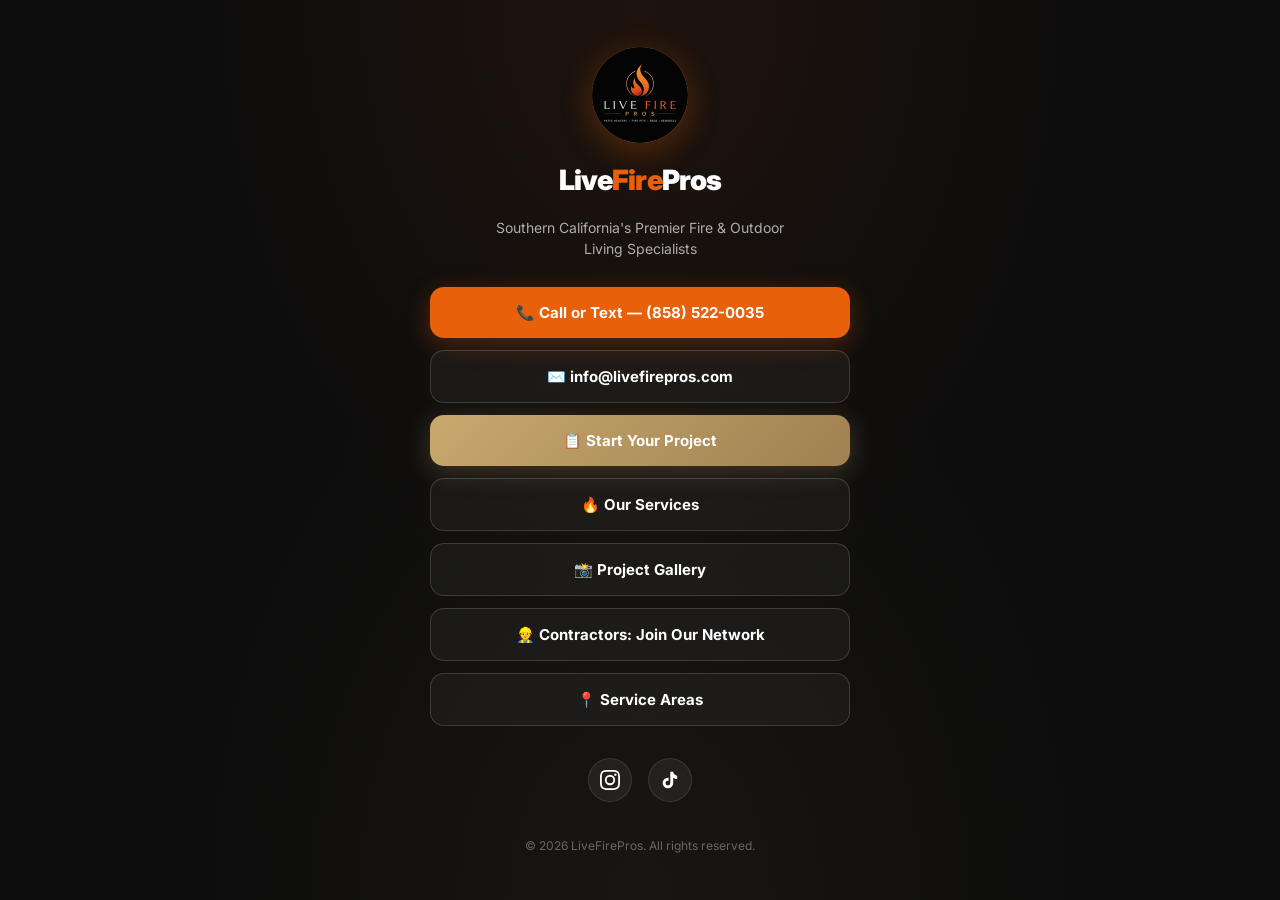
<file: links.html>
<!DOCTYPE html>
<html lang="en">
<head>
  <meta charset="UTF-8">
  <meta name="viewport" content="width=device-width, initial-scale=1.0">
  <title>LiveFirePros — Links</title>
  <meta name="description" content="LiveFirePros — Southern California's premier fire and outdoor living specialists. Get a free estimate, view our work, or join our contractor network.">
  <link rel="icon" type="image/png" sizes="32x32" href="/images/favicon-32.png">
  <link rel="icon" type="image/png" sizes="16x16" href="/images/favicon-16.png">
  <link rel="apple-touch-icon" sizes="180x180" href="/images/apple-touch-icon.png">
  <link rel="preconnect" href="https://fonts.googleapis.com">
  <link rel="preconnect" href="https://fonts.gstatic.com" crossorigin>
  <link href="https://fonts.googleapis.com/css2?family=Inter:wght@400;500;600;700;800;900&family=Playfair+Display:wght@600;700;800&display=swap" rel="stylesheet">
  <style>
    *, *::before, *::after { box-sizing: border-box; margin: 0; padding: 0; }
    :root {
      --fire: #E8600A;
      --fire-dark: #C44D00;
      --gold: #C9A96E;
      --dark: #0D0D0D;
      --white: #FFFFFF;
    }
    html, body { min-height: 100vh; }
    body {
      font-family: 'Inter', -apple-system, sans-serif;
      background:
        radial-gradient(ellipse at 50% 0%, rgba(232,96,10,0.08), transparent 50%),
        radial-gradient(ellipse at 50% 100%, rgba(201,169,110,0.06), transparent 50%),
        var(--dark);
      color: var(--white);
      display: flex;
      align-items: center;
      justify-content: center;
      padding: 40px 20px;
      -webkit-font-smoothing: antialiased;
    }
    .container {
      width: 100%;
      max-width: 420px;
      display: flex;
      flex-direction: column;
      align-items: center;
      gap: 20px;
    }
    .avatar {
      width: 96px;
      height: 96px;
      border-radius: 50%;
      background: linear-gradient(135deg, var(--fire), var(--gold));
      display: grid;
      place-items: center;
      font-size: 44px;
      box-shadow: 0 8px 32px rgba(232,96,10,0.3);
    }
    .brand {
      font-family: 'Inter', sans-serif;
      font-size: 28px;
      font-weight: 900;
      letter-spacing: -0.03em;
      text-align: center;
    }
    .brand span { color: var(--fire); }
    .tagline {
      color: rgba(255,255,255,0.65);
      font-size: 14px;
      text-align: center;
      max-width: 300px;
      line-height: 1.5;
    }
    .links {
      width: 100%;
      display: flex;
      flex-direction: column;
      gap: 12px;
      margin-top: 8px;
    }
    .link {
      display: flex;
      align-items: center;
      justify-content: center;
      gap: 10px;
      width: 100%;
      padding: 16px 24px;
      border-radius: 14px;
      font-weight: 700;
      font-size: 15px;
      text-decoration: none;
      transition: all 0.2s ease;
      text-align: center;
    }
    .link-primary {
      background: var(--fire);
      color: var(--white);
      box-shadow: 0 6px 24px rgba(232,96,10,0.3);
    }
    .link-primary:hover {
      background: var(--fire-dark);
      transform: translateY(-2px);
      box-shadow: 0 10px 32px rgba(232,96,10,0.4);
    }
    .link-gold {
      background: linear-gradient(135deg, var(--gold), #a08050);
      color: var(--white);
      box-shadow: 0 6px 24px rgba(201,169,110,0.25);
    }
    .link-gold:hover {
      transform: translateY(-2px);
      box-shadow: 0 10px 32px rgba(201,169,110,0.35);
    }
    .link-outline {
      background: rgba(255,255,255,0.04);
      color: var(--white);
      border: 1.5px solid rgba(255,255,255,0.15);
    }
    .link-outline:hover {
      border-color: var(--gold);
      background: rgba(201,169,110,0.08);
      transform: translateY(-2px);
    }
    .socials {
      display: flex;
      gap: 16px;
      margin-top: 12px;
    }
    .social-icon {
      width: 44px;
      height: 44px;
      border-radius: 50%;
      background: rgba(255,255,255,0.06);
      border: 1px solid rgba(255,255,255,0.1);
      display: grid;
      place-items: center;
      text-decoration: none;
      transition: all 0.2s ease;
    }
    .social-icon:hover {
      background: rgba(255,255,255,0.12);
      border-color: var(--gold);
      transform: translateY(-2px);
    }
    .social-icon svg { width: 20px; height: 20px; fill: var(--white); }
    .footer-text {
      color: rgba(255,255,255,0.35);
      font-size: 12px;
      margin-top: 16px;
    }
  </style>
</head>
<body>
  <div class="container">
    <div class="avatar"><img src="/images/logo-192.png" alt="LiveFirePros" style="width:100%;height:100%;border-radius:50%;object-fit:cover;"></div>
    <div class="brand">Live<span>Fire</span>Pros</div>
    <p class="tagline">Southern California's Premier Fire & Outdoor Living Specialists</p>

    <div class="links">
      <a href="tel:+18585220035" class="link link-primary">📞 Call or Text — (858) 522-0035</a>
      <a href="mailto:info@livefirepros.com" class="link link-outline">✉️ info@livefirepros.com</a>
      <a href="https://livefirepros.com/contact.html#quote" class="link link-gold">📋 Start Your Project</a>
      <a href="https://livefirepros.com/#services" class="link link-outline">🔥 Our Services</a>
      <a href="https://livefirepros.com/gallery.html" class="link link-outline">📸 Project Gallery</a>
      <a href="https://livefirepros.com/contractors.html" class="link link-outline">👷 Contractors: Join Our Network</a>
      <a href="https://livefirepros.com/contact.html" class="link link-outline">📍 Service Areas</a>
    </div>

    <div class="socials">
      <a href="#" class="social-icon" aria-label="Instagram">
        <svg viewBox="0 0 24 24"><path d="M12 2.163c3.204 0 3.584.012 4.85.07 3.252.148 4.771 1.691 4.919 4.919.058 1.265.069 1.645.069 4.849 0 3.205-.012 3.584-.069 4.849-.149 3.225-1.664 4.771-4.919 4.919-1.266.058-1.644.07-4.85.07-3.204 0-3.584-.012-4.849-.07-3.26-.149-4.771-1.699-4.919-4.92-.058-1.265-.07-1.644-.07-4.849 0-3.204.013-3.583.07-4.849.149-3.227 1.664-4.771 4.919-4.919 1.266-.057 1.645-.069 4.849-.069zM12 0C8.741 0 8.333.014 7.053.072 2.695.272.273 2.69.073 7.052.014 8.333 0 8.741 0 12c0 3.259.014 3.668.072 4.948.2 4.358 2.618 6.78 6.98 6.98C8.333 23.986 8.741 24 12 24c3.259 0 3.668-.014 4.948-.072 4.354-.2 6.782-2.618 6.979-6.98.059-1.28.073-1.689.073-4.948 0-3.259-.014-3.667-.072-4.947-.196-4.354-2.617-6.78-6.979-6.98C15.668.014 15.259 0 12 0zm0 5.838a6.162 6.162 0 100 12.324 6.162 6.162 0 000-12.324zM12 16a4 4 0 110-8 4 4 0 010 8zm6.406-11.845a1.44 1.44 0 100 2.881 1.44 1.44 0 000-2.881z"/></svg>
      </a>
      <a href="#" class="social-icon" aria-label="TikTok">
        <svg viewBox="0 0 24 24"><path d="M19.59 6.69a4.83 4.83 0 01-3.77-4.25V2h-3.45v13.67a2.89 2.89 0 01-2.88 2.88 2.89 2.89 0 01-2.88-2.88 2.89 2.89 0 012.88-2.88c.28 0 .56.04.82.11v-3.5a6.37 6.37 0 00-.82-.05A6.34 6.34 0 003.15 15.7a6.34 6.34 0 006.34 6.34 6.34 6.34 0 006.34-6.34V9.18a8.16 8.16 0 004.76 1.52v-3.4a4.85 4.85 0 01-1-.61z"/></svg>
      </a>
    </div>

    <p class="footer-text">© 2026 LiveFirePros. All rights reserved.</p>
  </div>
</body>
</html>
</file>
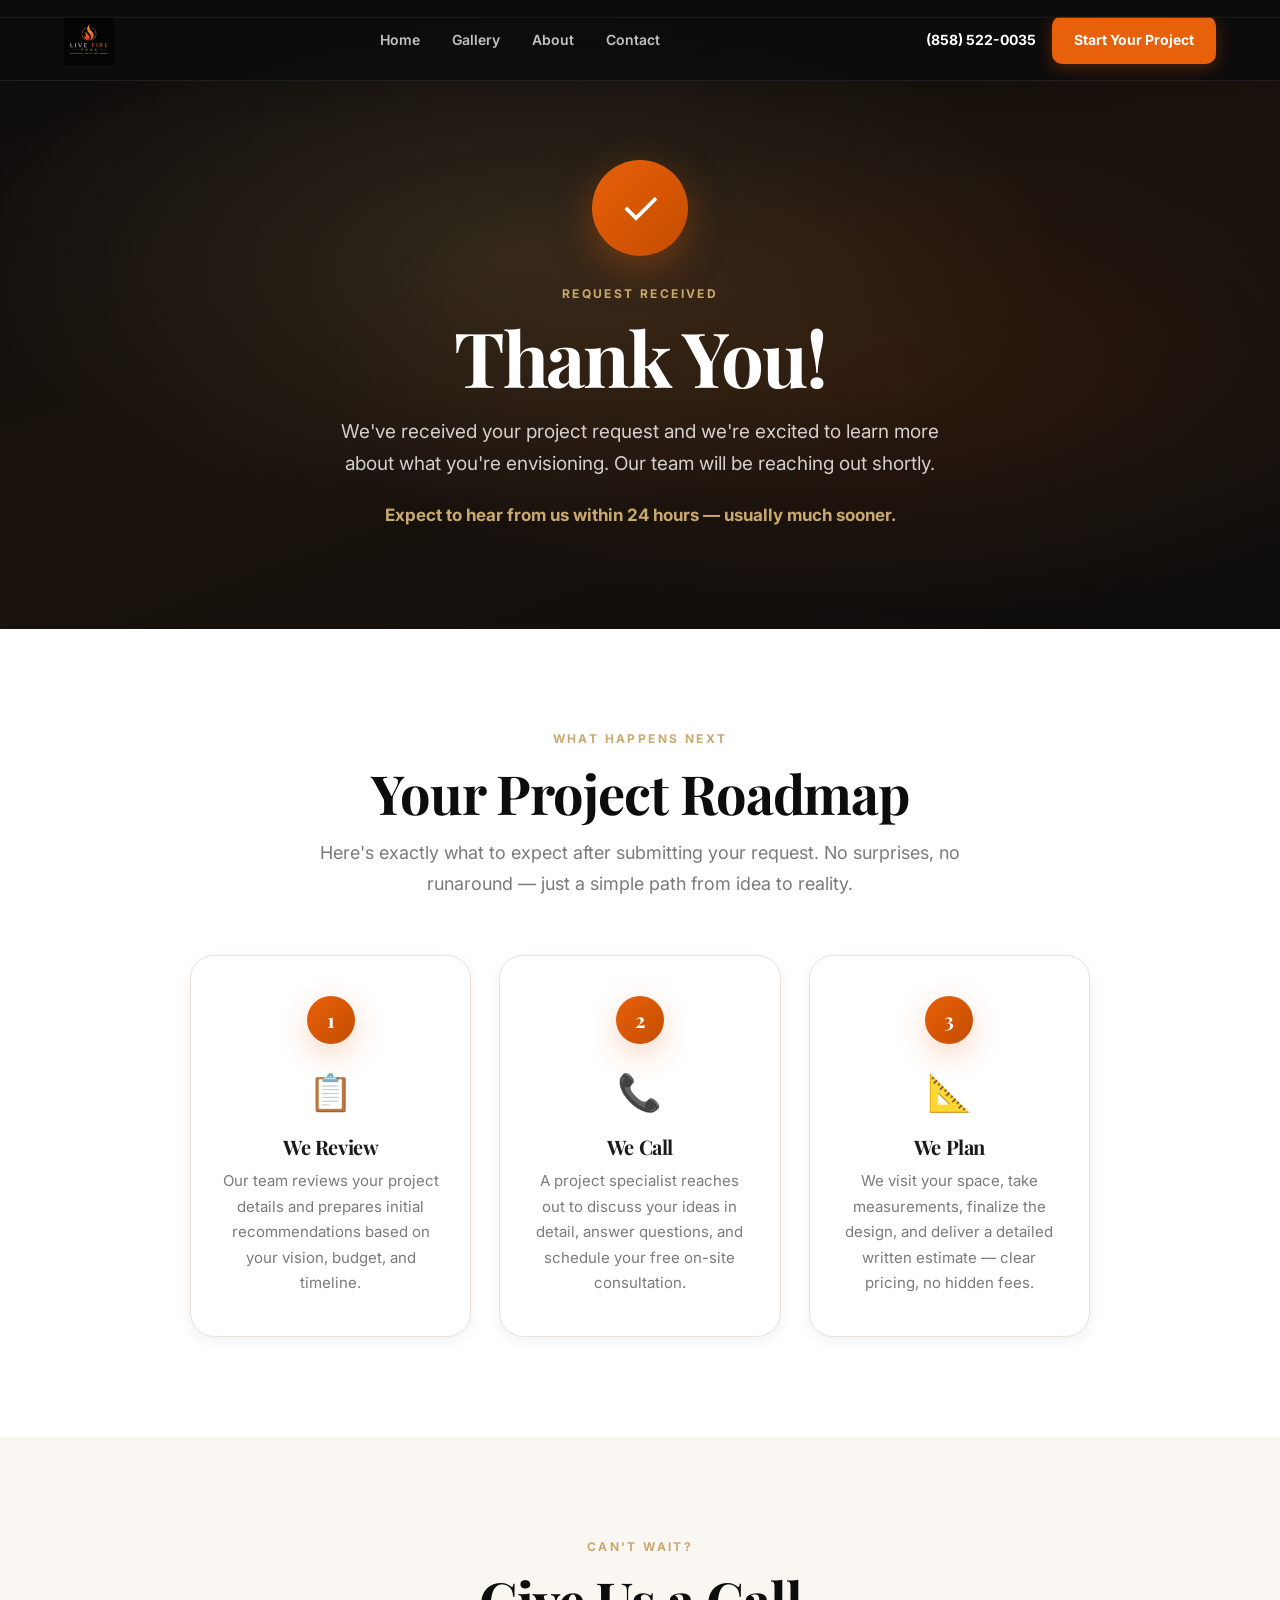
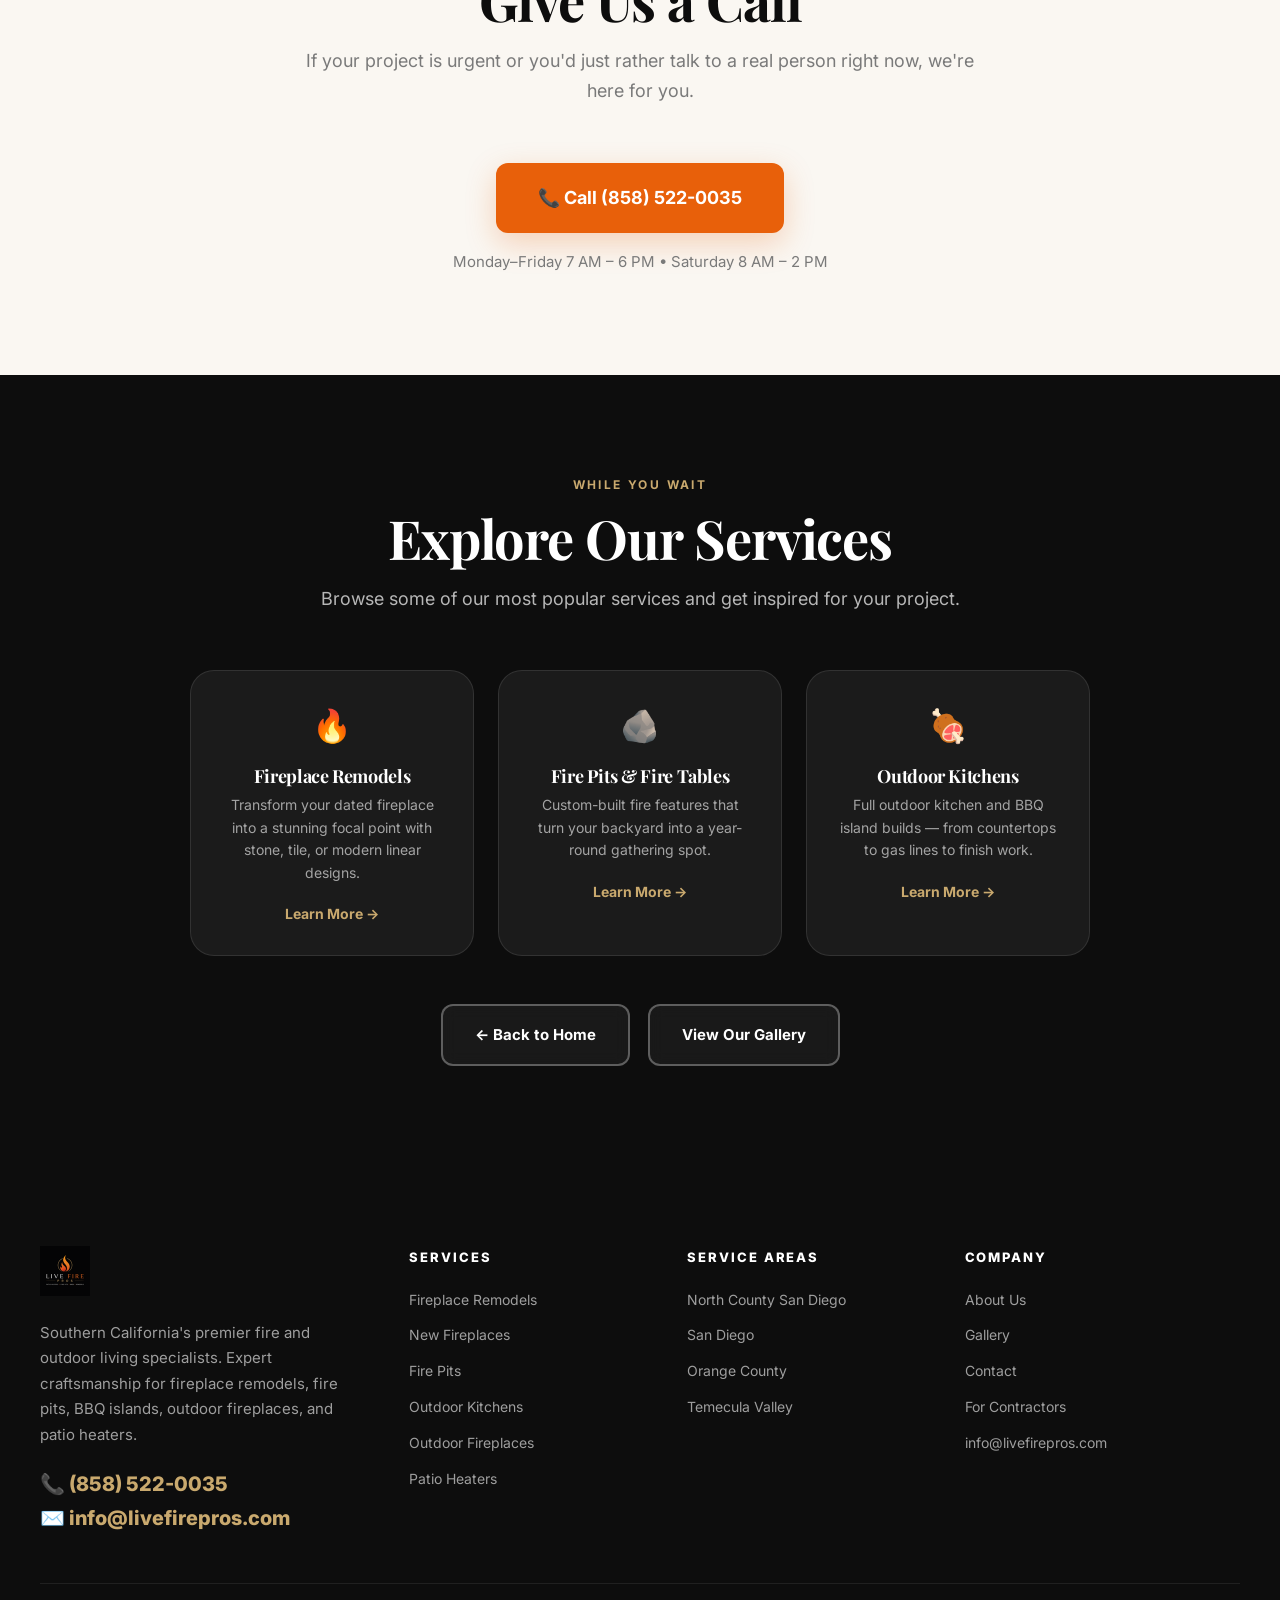
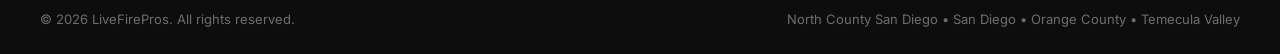
<file: thank-you.html>
<!DOCTYPE html>
<html lang="en">
<head>
  <meta charset="UTF-8">
  <meta name="viewport" content="width=device-width, initial-scale=1.0">
  <link rel="icon" type="image/png" sizes="32x32" href="/images/favicon-32.png">
  <link rel="icon" type="image/png" sizes="16x16" href="/images/favicon-16.png">
  <link rel="apple-touch-icon" sizes="180x180" href="/images/apple-touch-icon.png">
  <title>Thank You — LiveFirePros | Your Request Has Been Received</title>
  <meta name="description" content="Thank you for contacting LiveFirePros. We've received your request and will be in touch within 24 hours.">
  <meta name="robots" content="noindex, nofollow">
  <link rel="preconnect" href="https://fonts.googleapis.com">
  <link rel="preconnect" href="https://fonts.gstatic.com" crossorigin>
  <link href="https://fonts.googleapis.com/css2?family=Inter:wght@400;500;600;700;800;900&family=Playfair+Display:wght@400;500;600;700;800&display=swap" rel="stylesheet">
  <link rel="stylesheet" href="/styles.css">
  <style>
    .ty-hero {
      background:
        radial-gradient(ellipse at 40% 40%, rgba(201,169,110,0.15), transparent 50%),
        radial-gradient(ellipse at 70% 60%, rgba(232,96,10,0.1), transparent 45%),
        linear-gradient(160deg, #0D0D0D 0%, #1a120c 50%, #0D0D0D 100%);
      min-height: 50vh; display: flex; align-items: center;
    }
    .check-circle {
      width: 96px; height: 96px; border-radius: 50%;
      background: linear-gradient(135deg, var(--fire), var(--fire-dark));
      display: grid; place-items: center; margin: 0 auto 28px;
      font-size: 48px; color: var(--white);
      box-shadow: 0 12px 40px rgba(232,96,10,0.35);
      animation: popIn 0.6s cubic-bezier(0.34, 1.56, 0.64, 1);
    }
    @keyframes popIn {
      from { transform: scale(0.5); opacity: 0; }
      to { transform: scale(1); opacity: 1; }
    }
    .next-steps { display: grid; grid-template-columns: repeat(3, 1fr); gap: 28px; max-width: 900px; margin: 0 auto; }
    .step-card {
      text-align: center; padding: 40px 28px; border-radius: var(--radius-lg);
      background: var(--white); border: 1px solid var(--gray-light);
      box-shadow: var(--shadow-sm); transition: var(--transition);
      position: relative;
    }
    .step-card:hover { transform: translateY(-4px); box-shadow: var(--shadow); border-color: var(--gold); }
    .step-num {
      width: 48px; height: 48px; border-radius: 50%;
      background: linear-gradient(135deg, var(--fire), var(--fire-dark));
      color: var(--white); font-family: var(--font-display);
      font-size: 20px; font-weight: 700; display: grid; place-items: center;
      margin: 0 auto 18px; box-shadow: var(--shadow-fire);
    }
    .step-card h3 { font-size: 20px; margin-bottom: 10px; }
    .step-card p { color: var(--gray); font-size: 15px; line-height: 1.7; }
    .step-icon { font-size: 36px; margin-bottom: 12px; }
    .related-grid { display: grid; grid-template-columns: repeat(3, 1fr); gap: 24px; max-width: 900px; margin: 0 auto; }
    .related-card {
      padding: 28px; border-radius: var(--radius-lg);
      background: rgba(255,255,255,0.06); border: 1px solid rgba(255,255,255,0.1);
      text-align: center; transition: var(--transition);
    }
    .related-card:hover { border-color: var(--gold); background: rgba(201,169,110,0.08); transform: translateY(-4px); }
    .related-card h4 { color: var(--white); font-size: 18px; margin-bottom: 8px; }
    .related-card p { color: rgba(255,255,255,0.6); font-size: 14px; margin-bottom: 16px; line-height: 1.6; }
    .related-card .related-icon { font-size: 32px; margin-bottom: 12px; }
    @media (max-width: 860px) {
      .next-steps, .related-grid { grid-template-columns: 1fr; max-width: 400px; }
    }
  </style>
</head>
<body>

<nav class="nav-solid" id="mainNav">
  <div class="nav-inner">
    <a href="/" class="logo"><img src="/images/logo.png" srcset="/images/logo@2x.png 2x" alt="LiveFirePros" height="50"></a>
    <div class="nav-links">
      <a href="/">Home</a>
      <a href="/gallery.html">Gallery</a>
      <a href="/about.html">About</a>
      <a href="/contact.html">Contact</a>
    </div>
    <div class="nav-actions">
      <a href="tel:+18585220035" class="nav-phone">(858) 522-0035</a>
      <a href="/contact.html#quote" class="nav-cta">Start Your Project</a>
      <button class="nav-toggle" id="navToggle" aria-label="Open menu">☰</button>
    </div>
  </div>
  <div class="mobile-panel" id="mobilePanel">
    <a href="/">Home</a>
    <a href="/gallery.html">Gallery</a>
    <a href="/about.html">About</a>
    <a href="/contact.html">Contact</a>
    <a href="tel:+18585220035">Call (858) 522-0035</a>
  </div>
</nav>

<!-- Hero -->
<section class="hero ty-hero">
  <div class="container text-center">
    <div class="check-circle">✓</div>
    <div class="eyebrow">Request Received</div>
    <h1>Thank You!</h1>
    <p class="lead" style="margin:0 auto 20px;max-width:600px;">We've received your project request and we're excited to learn more about what you're envisioning. Our team will be reaching out shortly.</p>
    <p style="color:var(--gold);font-weight:700;font-size:17px;">Expect to hear from us within 24 hours — usually much sooner.</p>
  </div>
</section>

<!-- What Happens Next -->
<section class="section reveal">
  <div class="container text-center">
    <div class="eyebrow">What Happens Next</div>
    <h2 class="section-title">Your Project Roadmap</h2>
    <p class="section-subtitle">Here's exactly what to expect after submitting your request. No surprises, no runaround — just a simple path from idea to reality.</p>
    <div class="next-steps">
      <div class="step-card reveal reveal-delay-1">
        <div class="step-num">1</div>
        <div class="step-icon">📋</div>
        <h3>We Review</h3>
        <p>Our team reviews your project details and prepares initial recommendations based on your vision, budget, and timeline.</p>
      </div>
      <div class="step-card reveal reveal-delay-2">
        <div class="step-num">2</div>
        <div class="step-icon">📞</div>
        <h3>We Call</h3>
        <p>A project specialist reaches out to discuss your ideas in detail, answer questions, and schedule your free on-site consultation.</p>
      </div>
      <div class="step-card reveal reveal-delay-3">
        <div class="step-num">3</div>
        <div class="step-icon">📐</div>
        <h3>We Plan</h3>
        <p>We visit your space, take measurements, finalize the design, and deliver a detailed written estimate — clear pricing, no hidden fees.</p>
      </div>
    </div>
  </div>
</section>

<!-- Need Faster Response -->
<section class="section section-alt reveal">
  <div class="container text-center">
    <div class="eyebrow">Can't Wait?</div>
    <h2 class="section-title">Give Us a Call</h2>
    <p class="section-subtitle">If your project is urgent or you'd just rather talk to a real person right now, we're here for you.</p>
    <a href="tel:+18585220035" class="btn btn-primary" style="font-size:18px;padding:18px 40px;">📞 Call (858) 522-0035</a>
    <p style="color:var(--gray);margin-top:16px;font-size:15px;">Monday–Friday 7 AM – 6 PM &bull; Saturday 8 AM – 2 PM</p>
  </div>
</section>

<!-- Explore Services -->
<section class="section section-dark reveal">
  <div class="container text-center">
    <div class="eyebrow">While You Wait</div>
    <h2 class="section-title section-title-light">Explore Our Services</h2>
    <p class="section-subtitle section-subtitle-light">Browse some of our most popular services and get inspired for your project.</p>
    <div class="related-grid">
      <a href="/services/fireplace-remodel.html" class="related-card reveal reveal-delay-1">
        <div class="related-icon">🔥</div>
        <h4>Fireplace Remodels</h4>
        <p>Transform your dated fireplace into a stunning focal point with stone, tile, or modern linear designs.</p>
        <span style="color:var(--gold);font-weight:700;font-size:14px;">Learn More →</span>
      </a>
      <a href="/services/fire-pits.html" class="related-card reveal reveal-delay-2">
        <div class="related-icon">🪨</div>
        <h4>Fire Pits &amp; Fire Tables</h4>
        <p>Custom-built fire features that turn your backyard into a year-round gathering spot.</p>
        <span style="color:var(--gold);font-weight:700;font-size:14px;">Learn More →</span>
      </a>
      <a href="/services/outdoor-kitchens.html" class="related-card reveal reveal-delay-3">
        <div class="related-icon">🍖</div>
        <h4>Outdoor Kitchens</h4>
        <p>Full outdoor kitchen and BBQ island builds — from countertops to gas lines to finish work.</p>
        <span style="color:var(--gold);font-weight:700;font-size:14px;">Learn More →</span>
      </a>
    </div>
    <div style="margin-top:48px;">
      <a href="/" class="btn btn-secondary">← Back to Home</a>
      <a href="/gallery.html" class="btn btn-secondary" style="margin-left:14px;">View Our Gallery</a>
    </div>
  </div>
</section>

<footer>
  <div class="container">
    <div class="footer-grid">
      <div class="footer-brand">
        <a href="/" class="logo"><img src="/images/logo.png" srcset="/images/logo@2x.png 2x" alt="LiveFirePros" height="50"></a>
        <p>Southern California's premier fire and outdoor living specialists. Expert craftsmanship for fireplace remodels, fire pits, BBQ islands, outdoor fireplaces, and patio heaters.</p>
        <a href="tel:+18585220035" class="footer-phone">📞 (858) 522-0035</a>
          <a href="mailto:info@livefirepros.com" class="footer-phone">✉️ info@livefirepros.com</a>
      </div>
      <div><div class="footer-heading">Services</div><div class="footer-links"><a href="/services/fireplace-remodel.html">Fireplace Remodels</a><a href="/services/new-fireplace.html">New Fireplaces</a><a href="/services/fire-pits.html">Fire Pits</a><a href="/services/outdoor-kitchens.html">Outdoor Kitchens</a><a href="/services/outdoor-fireplaces.html">Outdoor Fireplaces</a><a href="/services/patio-heaters.html">Patio Heaters</a></div></div>
      <div><div class="footer-heading">Service Areas</div><div class="footer-links"><a href="/contact.html">North County San Diego</a><a href="/contact.html">San Diego</a><a href="/contact.html">Orange County</a><a href="/contact.html">Temecula Valley</a></div></div>
      <div><div class="footer-heading">Company</div><div class="footer-links"><a href="/about.html">About Us</a><a href="/gallery.html">Gallery</a><a href="/contact.html">Contact</a><a href="/contractors.html">For Contractors</a><a href="mailto:info@livefirepros.com">info@livefirepros.com</a></div></div>
    </div>
    <div class="footer-bottom"><span>&copy; 2026 LiveFirePros. All rights reserved.</span><span>North County San Diego &bull; San Diego &bull; Orange County &bull; Temecula Valley</span></div>
  </div>
</footer>
<a class="mobile-call" href="tel:+18585220035">📞 Call or Text Now — (858) 522-0035</a>
<button class="scroll-top" id="scrollTop" aria-label="Scroll to top">↑</button>

<script>
  const nt=document.getElementById('navToggle'),mp=document.getElementById('mobilePanel');
  if(nt&&mp){nt.addEventListener('click',()=>mp.classList.toggle('open'));mp.querySelectorAll('a').forEach(a=>a.addEventListener('click',()=>mp.classList.remove('open')));}
  document.querySelectorAll('a[href^="#"]').forEach(l=>{l.addEventListener('click',e=>{const h=l.getAttribute('href');if(h.length>1){e.preventDefault();const t=document.querySelector(h);if(t)t.scrollIntoView({behavior:'smooth',block:'start'});}});});
  const sb=document.getElementById('scrollTop');if(sb){window.addEventListener('scroll',()=>{sb.classList.toggle('visible',window.scrollY>600);},{passive:true});sb.addEventListener('click',()=>window.scrollTo({top:0,behavior:'smooth'}));}
  const ro=new IntersectionObserver(es=>{es.forEach(e=>{if(e.isIntersecting){e.target.classList.add('revealed');ro.unobserve(e.target);}});},{threshold:0.1,rootMargin:'0px 0px -40px 0px'});
  document.querySelectorAll('.reveal').forEach(el=>ro.observe(el));
</script>

</body>
</html>
</file>
<file: styles.css>
/* ===================================================================
   LiveFirePros — Premium Shared Stylesheet
   =================================================================== */
*, *::before, *::after { box-sizing: border-box; margin: 0; padding: 0; }
:root {
  --fire: #E8600A; --fire-dark: #C44D00; --fire-light: #FF8533;
  --ember: #FFB347; --gold: #C9A96E; --gold-light: #D4BC8E;
  --cream: #FAF7F2; --dark: #0D0D0D; --dark2: #1A1A1A;
  --dark3: #2D2D2D; --dark4: #3A3A3A; --light: #F5F0EB;
  --white: #FFFFFF; --gray: #7A7A7A; --gray-light: #E8E2DB;
  --max: 1200px;
  --shadow-sm: 0 4px 16px rgba(0,0,0,0.06);
  --shadow: 0 20px 60px rgba(0,0,0,0.10);
  --shadow-lg: 0 32px 80px rgba(0,0,0,0.14);
  --shadow-fire: 0 10px 30px rgba(232,96,10,0.25);
  --radius: 16px; --radius-lg: 24px; --radius-xl: 32px;
  --transition: 0.3s cubic-bezier(0.4,0,0.2,1);
  --font-sans: 'Inter',-apple-system,BlinkMacSystemFont,'Segoe UI',sans-serif;
  --font-display: 'Playfair Display',Georgia,'Times New Roman',serif;
}
html { scroll-behavior: smooth; }
body {
  font-family: var(--font-sans); color: var(--dark2); background: var(--white);
  line-height: 1.7; -webkit-font-smoothing: antialiased; overflow-x: hidden;
}
a { color: inherit; text-decoration: none; }
img { max-width: 100%; display: block; }
ul, ol { list-style: none; }
.container { width: min(var(--max), calc(100% - 48px)); margin: 0 auto; }
h1,h2,h3,h4,h5,h6 { font-family: var(--font-display); line-height: 1.15; letter-spacing: -0.02em; }
.section-title {
  font-family: var(--font-display); font-size: clamp(32px,4.5vw,54px);
  line-height: 1.08; font-weight: 700; margin-bottom: 16px; color: var(--dark);
}
.section-title-light { color: var(--white); }
.section-subtitle {
  max-width: 680px; margin: 0 auto 56px; text-align: center;
  color: var(--gray); font-size: 18px; line-height: 1.7;
}
.section-subtitle-light { color: rgba(255,255,255,0.7); }
.eyebrow {
  text-transform: uppercase; letter-spacing: 0.2em; font-size: 12px;
  font-weight: 700; color: var(--gold); margin-bottom: 14px;
}
.text-center { text-align: center; }
.section { padding: 100px 0; position: relative; }
.section-alt { background: var(--cream); }
.section-dark { background: var(--dark); color: var(--white); }

/* Buttons */
.btn {
  display: inline-flex; align-items: center; justify-content: center; gap: 10px;
  padding: 16px 32px; border-radius: 12px; font-family: var(--font-sans);
  font-weight: 700; font-size: 15px; transition: var(--transition);
  border: 2px solid transparent; cursor: pointer; text-decoration: none;
}
.btn-primary { background: var(--fire); color: var(--white); box-shadow: var(--shadow-fire); }
.btn-primary:hover { background: var(--fire-dark); transform: translateY(-2px); box-shadow: 0 14px 40px rgba(232,96,10,0.35); }
.btn-secondary { border-color: rgba(255,255,255,0.3); color: var(--white); background: rgba(255,255,255,0.05); backdrop-filter: blur(8px); }
.btn-secondary:hover { border-color: var(--gold); background: rgba(201,169,110,0.1); transform: translateY(-2px); }
.btn-outline { border-color: var(--gray-light); color: var(--dark2); background: var(--white); }
.btn-outline:hover { border-color: var(--fire); color: var(--fire); transform: translateY(-2px); box-shadow: var(--shadow-sm); }

/* Navigation */
nav { position: fixed; top: 0; left: 0; right: 0; z-index: 1000; transition: var(--transition); }
nav.nav-transparent { background: transparent; border-bottom: 1px solid transparent; }
nav.nav-solid {
  background: rgba(13,13,13,0.95); backdrop-filter: blur(20px) saturate(1.8);
  -webkit-backdrop-filter: blur(20px) saturate(1.8);
  border-bottom: 1px solid rgba(255,255,255,0.08); box-shadow: 0 4px 30px rgba(0,0,0,0.15);
}
.nav-inner {
  max-width: var(--max); margin: 0 auto; height: 80px;
  display: flex; align-items: center; justify-content: space-between; gap: 20px; padding: 0 24px;
}
.logo { color: var(--white); font-family: var(--font-sans); font-size: 26px; font-weight: 900; letter-spacing: -0.03em; display: inline-flex; align-items: center; }
.logo img { height: 50px; width: auto; display: block; }
.logo span { color: var(--fire); }
.nav-links { display: flex; gap: 32px; align-items: center; }
.nav-links a { color: rgba(255,255,255,0.75); font-weight: 600; font-size: 14px; transition: var(--transition); position: relative; }
.nav-links a:hover { color: var(--white); }
.nav-links a::after { content: ''; position: absolute; bottom: -4px; left: 0; width: 0; height: 2px; background: var(--gold); transition: var(--transition); }
.nav-links a:hover::after { width: 100%; }
.nav-actions { display: flex; align-items: center; gap: 16px; }
.nav-phone { color: var(--white); font-weight: 700; font-size: 14px; transition: var(--transition); }
.nav-phone:hover { color: var(--gold); }
.nav-cta {
  background: var(--fire); color: var(--white); padding: 12px 22px; border-radius: 10px;
  font-size: 14px; font-weight: 700; transition: var(--transition); box-shadow: 0 4px 16px rgba(232,96,10,0.3);
}
.nav-cta:hover { background: var(--fire-dark); transform: translateY(-1px); }
.nav-toggle { display: none; background: none; border: 0; color: var(--white); font-size: 28px; cursor: pointer; padding: 8px; }
.mobile-panel {
  position: fixed; inset: 80px 0 auto 0; background: rgba(13,13,13,0.98);
  backdrop-filter: blur(20px); -webkit-backdrop-filter: blur(20px);
  border-bottom: 1px solid rgba(255,255,255,0.08); transform: translateY(-120%); transition: var(--transition); z-index: 999;
}
.mobile-panel.open { transform: translateY(0); }
.mobile-panel a { display: block; padding: 18px 24px; color: var(--white); border-top: 1px solid rgba(255,255,255,0.06); font-weight: 600; font-size: 15px; transition: var(--transition); }
.mobile-panel a:hover { background: rgba(255,255,255,0.05); color: var(--gold); }

/* Hero */
.hero { padding: 160px 0 100px; position: relative; overflow: hidden; color: var(--white); }
.hero h1 { font-size: clamp(42px,7vw,76px); line-height: 1.02; letter-spacing: -0.03em; font-weight: 700; margin-bottom: 20px; }
.hero h1 .accent { color: var(--fire); }
.hero h1 .accent-gold { color: var(--gold); }
.hero .lead { font-size: 19px; color: rgba(255,255,255,0.8); max-width: 640px; margin-bottom: 32px; line-height: 1.7; }
.hero-buttons { display: flex; gap: 14px; flex-wrap: wrap; margin-bottom: 24px; }

/* Credibility Bar */
.credibility-bar { background: var(--cream); border-top: 1px solid var(--gray-light); border-bottom: 1px solid var(--gray-light); padding: 28px 0; }
.credibility-inner { display: flex; align-items: center; justify-content: center; gap: 48px; flex-wrap: wrap; }
.credibility-label { font-size: 12px; font-weight: 700; text-transform: uppercase; letter-spacing: 0.15em; color: var(--gray); }
.credibility-logos { display: flex; align-items: center; gap: 40px; flex-wrap: wrap; justify-content: center; }
.cred-logo { display: flex; align-items: center; gap: 8px; color: var(--dark4); opacity: 0.55; transition: var(--transition); font-weight: 700; font-size: 14px; }
.cred-logo:hover { opacity: 1; }
.cred-logo svg { width: 28px; height: 28px; flex-shrink: 0; }

/* Trust Bar */
.trust-bar { background: var(--dark); color: rgba(255,255,255,0.85); padding: 18px 0; }
.trust-row { display: flex; flex-wrap: wrap; gap: 24px; justify-content: center; font-size: 14px; font-weight: 700; }
.trust-row span { display: flex; align-items: center; gap: 8px; }
.trust-row span::before { content: '✓'; color: var(--gold); font-weight: 900; }

/* Cards */
.card { background: var(--white); border: 1px solid var(--gray-light); border-radius: var(--radius-lg); box-shadow: var(--shadow-sm); transition: var(--transition); }
.card:hover { box-shadow: var(--shadow); }
.card-dark { background: rgba(255,255,255,0.04); border: 1px solid rgba(255,255,255,0.1); }
.card-dark:hover { border-color: rgba(201,169,110,0.3); }

/* Glass */
.glass { background: rgba(255,255,255,0.06); backdrop-filter: blur(16px) saturate(1.5); -webkit-backdrop-filter: blur(16px) saturate(1.5); border: 1px solid rgba(255,255,255,0.1); }

/* Stats / Counter */
.stats-grid { display: grid; grid-template-columns: repeat(4,1fr); gap: 24px; }
.stat-card { text-align: center; padding: 36px 24px; border-radius: var(--radius-lg); }
.stat-number { font-family: var(--font-display); font-size: clamp(36px,5vw,56px); font-weight: 700; color: var(--fire); line-height: 1; margin-bottom: 8px; }
.stat-label { font-size: 15px; font-weight: 600; color: var(--gray); }

/* Process Steps */
.process-grid { display: grid; grid-template-columns: repeat(4,1fr); gap: 24px; }
.process-card { text-align: center; padding: 36px 24px; border-radius: var(--radius-lg); background: var(--white); border: 1px solid var(--gray-light); transition: var(--transition); }
.process-card:hover { transform: translateY(-4px); box-shadow: var(--shadow); border-color: var(--gold); }
.process-num { width: 56px; height: 56px; border-radius: 50%; display: grid; place-items: center; margin: 0 auto 20px; background: linear-gradient(135deg,var(--fire),var(--fire-dark)); color: var(--white); font-family: var(--font-display); font-size: 22px; font-weight: 700; box-shadow: var(--shadow-fire); }
.process-card h3 { font-size: 20px; margin-bottom: 10px; font-weight: 700; }
.process-card p { color: var(--gray); font-size: 15px; }

/* Testimonials */
.testimonials-grid { display: grid; grid-template-columns: repeat(3,1fr); gap: 28px; }
.testimonial-card { padding: 36px; border-radius: var(--radius-lg); background: var(--white); border: 1px solid var(--gray-light); box-shadow: var(--shadow-sm); transition: var(--transition); }
.testimonial-card:hover { transform: translateY(-4px); box-shadow: var(--shadow); border-color: var(--gold); }
.testimonial-header { display: flex; align-items: center; gap: 16px; margin-bottom: 20px; }
.testimonial-avatar { width: 52px; height: 52px; border-radius: 50%; display: grid; place-items: center; font-size: 20px; font-weight: 800; color: var(--white); flex-shrink: 0; }
.testimonial-info strong { display: block; font-size: 16px; color: var(--dark); }
.testimonial-info span { font-size: 13px; color: var(--gray); }
.stars { color: var(--ember); font-size: 16px; letter-spacing: 0.06em; margin-bottom: 16px; }
.google-badge { display: inline-flex; align-items: center; gap: 6px; font-size: 12px; font-weight: 600; color: var(--gray); margin-left: 8px; }
.testimonial-card blockquote { font-size: 16px; line-height: 1.7; color: var(--dark3); font-style: italic; margin: 0; }

/* FAQ Accordion */
.faq-list { max-width: 800px; margin: 0 auto; display: grid; gap: 14px; }
.faq-item { border: 1px solid var(--gray-light); border-radius: var(--radius); overflow: hidden; background: var(--white); transition: var(--transition); }
.faq-item:hover { border-color: var(--gold); }
.faq-question { width: 100%; display: flex; align-items: center; justify-content: space-between; padding: 22px 28px; background: none; border: none; cursor: pointer; font: inherit; font-size: 17px; font-weight: 700; color: var(--dark); text-align: left; gap: 16px; transition: var(--transition); }
.faq-question:hover { color: var(--fire); }
.faq-icon { width: 28px; height: 28px; border-radius: 50%; background: var(--light); display: grid; place-items: center; flex-shrink: 0; font-size: 18px; transition: var(--transition); color: var(--fire); }
.faq-item.active .faq-icon { background: var(--fire); color: var(--white); transform: rotate(45deg); }
.faq-answer { max-height: 0; overflow: hidden; transition: max-height 0.4s ease; }
.faq-item.active .faq-answer { max-height: 500px; }
.faq-answer-inner { padding: 0 28px 22px; color: var(--gray); font-size: 16px; line-height: 1.7; }

/* Forms */
.form-wrap { background: var(--white); color: var(--dark2); border-radius: var(--radius-lg); padding: 40px; box-shadow: var(--shadow); }
.form-group { margin-bottom: 20px; }
.form-group label { display: block; margin-bottom: 8px; font-weight: 700; font-size: 14px; color: var(--dark2); }
.form-group input, .form-group select, .form-group textarea { width: 100%; padding: 15px 18px; border: 2px solid var(--gray-light); border-radius: 12px; font: inherit; font-size: 15px; background: var(--white); color: var(--dark2); transition: var(--transition); }
.form-group input:focus, .form-group select:focus, .form-group textarea:focus { outline: none; border-color: var(--fire); box-shadow: 0 0 0 4px rgba(232,96,10,0.1); }
.form-group textarea { min-height: 120px; resize: vertical; }
.form-row { display: grid; grid-template-columns: 1fr 1fr; gap: 18px; }
.submit-btn { width: 100%; border: 0; background: linear-gradient(135deg,var(--fire),var(--fire-dark)); color: var(--white); padding: 18px; border-radius: 12px; font-weight: 800; font-size: 17px; cursor: pointer; transition: var(--transition); box-shadow: var(--shadow-fire); }
.submit-btn:hover { transform: translateY(-2px); box-shadow: 0 14px 40px rgba(232,96,10,0.35); }
.form-note { margin-top: 14px; text-align: center; color: var(--gray); font-size: 13px; }

/* Footer */
footer { background: var(--dark); color: rgba(255,255,255,0.7); padding: 80px 0 0; }
.footer-grid { display: grid; grid-template-columns: 1.4fr 1fr 1fr 1.2fr; gap: 48px; padding-bottom: 48px; border-bottom: 1px solid rgba(255,255,255,0.08); }
.footer-brand .logo { font-size: 28px; display: inline-block; margin-bottom: 16px; }
.footer-brand p { font-size: 15px; line-height: 1.7; color: rgba(255,255,255,0.6); margin-bottom: 20px; }
.footer-phone { display: flex; align-items: center; gap: 8px; color: var(--gold); font-size: 20px; font-weight: 800; transition: var(--transition); }
.footer-phone:hover { color: var(--ember); }
.footer-heading { font-family: var(--font-sans); font-size: 13px; font-weight: 800; text-transform: uppercase; letter-spacing: 0.15em; color: var(--white); margin-bottom: 20px; }
.footer-links { display: flex; flex-direction: column; gap: 12px; }
.footer-links a { color: rgba(255,255,255,0.6); font-size: 14px; transition: var(--transition); }
.footer-links a:hover { color: var(--white); transform: translateX(4px); }
.footer-bottom { display: flex; align-items: center; justify-content: space-between; flex-wrap: wrap; gap: 16px; padding: 24px 0; font-size: 13px; color: rgba(255,255,255,0.4); }

/* Mobile Call Bar */
.mobile-call { display: none; position: fixed; left: 0; right: 0; bottom: 0; z-index: 1001; background: linear-gradient(135deg,var(--fire),var(--fire-dark)); color: var(--white); text-align: center; padding: 16px; font-weight: 800; font-size: 16px; box-shadow: 0 -10px 30px rgba(0,0,0,0.2); }

/* Scroll-to-Top */
.scroll-top { position: fixed; bottom: 80px; right: 24px; width: 48px; height: 48px; border-radius: 50%; background: var(--dark); color: var(--white); border: 1px solid rgba(255,255,255,0.15); display: grid; place-items: center; font-size: 20px; cursor: pointer; z-index: 100; opacity: 0; visibility: hidden; transform: translateY(20px); transition: var(--transition); box-shadow: var(--shadow); }
.scroll-top.visible { opacity: 1; visibility: visible; transform: translateY(0); }
.scroll-top:hover { background: var(--fire); border-color: var(--fire); transform: translateY(-3px); }

/* Scroll Reveal */
.reveal { opacity: 0; transform: translateY(40px); transition: opacity 0.8s ease, transform 0.8s ease; }
.reveal.revealed { opacity: 1; transform: translateY(0); }
.reveal-delay-1 { transition-delay: 0.1s; }
.reveal-delay-2 { transition-delay: 0.2s; }
.reveal-delay-3 { transition-delay: 0.3s; }
.reveal-delay-4 { transition-delay: 0.4s; }

/* Video Placeholder */
.video-placeholder { max-width: 800px; margin: 0 auto; aspect-ratio: 16/9; border-radius: var(--radius-lg); background: linear-gradient(135deg,rgba(255,255,255,0.06),rgba(255,255,255,0.02)); border: 1px solid rgba(255,255,255,0.1); display: grid; place-items: center; cursor: pointer; transition: var(--transition); }
.video-placeholder:hover { border-color: var(--gold); }
.video-placeholder:hover .play-btn { transform: scale(1.1); }
.play-btn { width: 80px; height: 80px; border-radius: 50%; background: var(--fire); display: grid; place-items: center; box-shadow: 0 8px 32px rgba(232,96,10,0.4); transition: var(--transition); }
.play-btn::after { content: ''; width: 0; height: 0; border-left: 22px solid var(--white); border-top: 14px solid transparent; border-bottom: 14px solid transparent; margin-left: 4px; }

/* Service Content */
.service-content { font-size: 17px; line-height: 1.8; }
.service-content h2 { margin-top: 48px; margin-bottom: 16px; }
.service-content h3 { font-size: 24px; margin-top: 36px; margin-bottom: 12px; }
.service-content p { margin-bottom: 18px; color: var(--dark3); }
.service-content ul { margin: 18px 0; padding-left: 0; }
.service-content ul li { position: relative; padding-left: 24px; margin-bottom: 10px; color: var(--dark3); }
.service-content ul li::before { content: ''; position: absolute; left: 0; top: 10px; width: 8px; height: 8px; border-radius: 50%; background: var(--gold); }

/* Gallery Filters */
.gallery-filters { display: flex; flex-wrap: wrap; gap: 10px; justify-content: center; margin-bottom: 48px; }
.filter-btn { padding: 10px 22px; border-radius: 999px; border: 2px solid var(--gray-light); background: var(--white); color: var(--dark3); font-weight: 700; font-size: 14px; cursor: pointer; transition: var(--transition); font-family: var(--font-sans); }
.filter-btn:hover, .filter-btn.active { border-color: var(--fire); background: var(--fire); color: var(--white); }

/* Gallery Grid */
.gallery-grid { display: grid; grid-template-columns: repeat(3,1fr); gap: 24px; }
.gallery-card { border-radius: var(--radius-lg); overflow: hidden; border: 1px solid var(--gray-light); background: var(--white); transition: var(--transition); cursor: pointer; }
.gallery-card:hover { transform: translateY(-6px); box-shadow: var(--shadow); border-color: var(--gold); }
.gallery-card img { width: 100%; aspect-ratio: 4/3; object-fit: cover; display: block; }
.gallery-card-info { padding: 20px; }
.gallery-card-info h4 { font-size: 18px; margin-bottom: 6px; }
.gallery-card-info p { color: var(--gray); font-size: 14px; margin-bottom: 4px; }
.gallery-card-info .project-meta { display: flex; gap: 16px; margin-top: 8px; font-size: 13px; color: var(--gray); }
.gallery-card-info .project-meta span { display: flex; align-items: center; gap: 4px; }

/* Gallery card hide/show for filtering */
.gallery-card.hidden { display: none; }

/* Lightbox */
.lightbox { position: fixed; inset: 0; background: rgba(0,0,0,0.92); backdrop-filter: blur(12px); display: none; align-items: center; justify-content: center; z-index: 2000; padding: 20px; }
.lightbox.open { display: flex; }
.lightbox img { max-width: 90vw; max-height: 85vh; border-radius: var(--radius-lg); animation: lbIn 0.3s ease; }
@keyframes lbIn { from { opacity: 0; transform: scale(0.92); } to { opacity: 1; transform: scale(1); } }
.lightbox .lb-close { position: absolute; top: 24px; right: 24px; width: 48px; height: 48px; border: none; border-radius: 50%; background: rgba(255,255,255,0.1); color: var(--white); font-size: 24px; cursor: pointer; display: grid; place-items: center; transition: var(--transition); backdrop-filter: blur(8px); }
.lightbox .lb-close:hover { background: var(--fire); }
.lightbox .lb-nav { position: absolute; top: 50%; transform: translateY(-50%); width: 48px; height: 48px; border: none; border-radius: 50%; background: rgba(255,255,255,0.1); color: var(--white); font-size: 24px; cursor: pointer; display: grid; place-items: center; backdrop-filter: blur(8px); transition: var(--transition); }
.lightbox .lb-nav:hover { background: var(--fire); }
.lightbox .lb-prev { left: 24px; }
.lightbox .lb-next { right: 24px; }

/* Contact Page */
.contact-methods { display: grid; grid-template-columns: repeat(3,1fr); gap: 24px; }
.contact-method { text-align: center; padding: 36px 24px; border-radius: var(--radius-lg); background: var(--white); border: 1px solid var(--gray-light); transition: var(--transition); }
.contact-method:hover { transform: translateY(-4px); box-shadow: var(--shadow); border-color: var(--gold); }
.contact-icon { width: 56px; height: 56px; border-radius: 50%; background: linear-gradient(135deg,var(--cream),var(--light)); display: grid; place-items: center; margin: 0 auto 16px; font-size: 24px; }
.contact-method h3 { font-size: 18px; margin-bottom: 8px; }
.contact-method p { color: var(--gray); font-size: 15px; }
.contact-method a { color: var(--fire); font-weight: 700; }

/* Map Placeholder */
.map-placeholder { width: 100%; height: 300px; border-radius: var(--radius-lg); background: linear-gradient(135deg,#1a1a1a,#2d2d2d,#1a1a1a); border: 1px solid var(--gray-light); display: grid; place-items: center; color: var(--gray); position: relative; overflow: hidden; }
.map-placeholder::before { content: ''; position: absolute; inset: 0; background: radial-gradient(circle at 60% 40%,rgba(201,169,110,0.15),transparent 60%); }
.map-placeholder .map-pin { font-size: 36px; position: relative; z-index: 1; }
.map-placeholder .map-text { position: relative; z-index: 1; text-align: center; color: rgba(255,255,255,0.6); }

/* Service page specific */
.service-sidebar { position: sticky; top: 100px; }
.related-services { display: grid; gap: 12px; }
.related-service { display: flex; align-items: center; gap: 14px; padding: 16px; border-radius: 12px; border: 1px solid var(--gray-light); transition: var(--transition); background: var(--white); }
.related-service:hover { border-color: var(--gold); transform: translateX(4px); box-shadow: var(--shadow-sm); }
.related-service .rs-icon { width: 40px; height: 40px; border-radius: 10px; background: var(--cream); display: grid; place-items: center; font-size: 20px; flex-shrink: 0; }
.related-service .rs-text { font-weight: 700; font-size: 14px; color: var(--dark); }

/* Responsive */
@media (max-width: 1100px) {
  .stats-grid { grid-template-columns: repeat(2,1fr); }
  .process-grid { grid-template-columns: repeat(2,1fr); }
  .footer-grid { grid-template-columns: repeat(2,1fr); }
  .testimonials-grid { grid-template-columns: 1fr; }
  .gallery-grid { grid-template-columns: repeat(2,1fr); }
  .contact-methods { grid-template-columns: 1fr; }
}
@media (max-width: 860px) {
  .nav-links, .nav-phone, .nav-cta { display: none; }
  .nav-toggle { display: block; }
  .form-row { grid-template-columns: 1fr; }
  .hero { padding: 140px 0 80px; }
  .section { padding: 80px 0; }
  .footer-grid { grid-template-columns: 1fr; gap: 32px; }
  .stats-grid { grid-template-columns: repeat(2,1fr); }
  .process-grid { grid-template-columns: 1fr; }
  .credibility-logos { gap: 24px; }
}
@media (max-width: 640px) {
  .container { width: min(var(--max), calc(100% - 28px)); }
  .section { padding: 64px 0; }
  .hero-buttons { flex-direction: column; align-items: stretch; }
  .btn { width: 100%; }
  .stats-grid { grid-template-columns: 1fr 1fr; gap: 14px; }
  .gallery-grid { grid-template-columns: 1fr; }
  .mobile-call { display: block; }
  footer { padding-bottom: 80px; }
  .form-wrap { padding: 24px; }
  .credibility-inner { gap: 20px; }
  .credibility-logos { gap: 16px; }
}
@media print {
  nav, .mobile-call, .scroll-top, .lightbox { display: none !important; }
}
</file>
